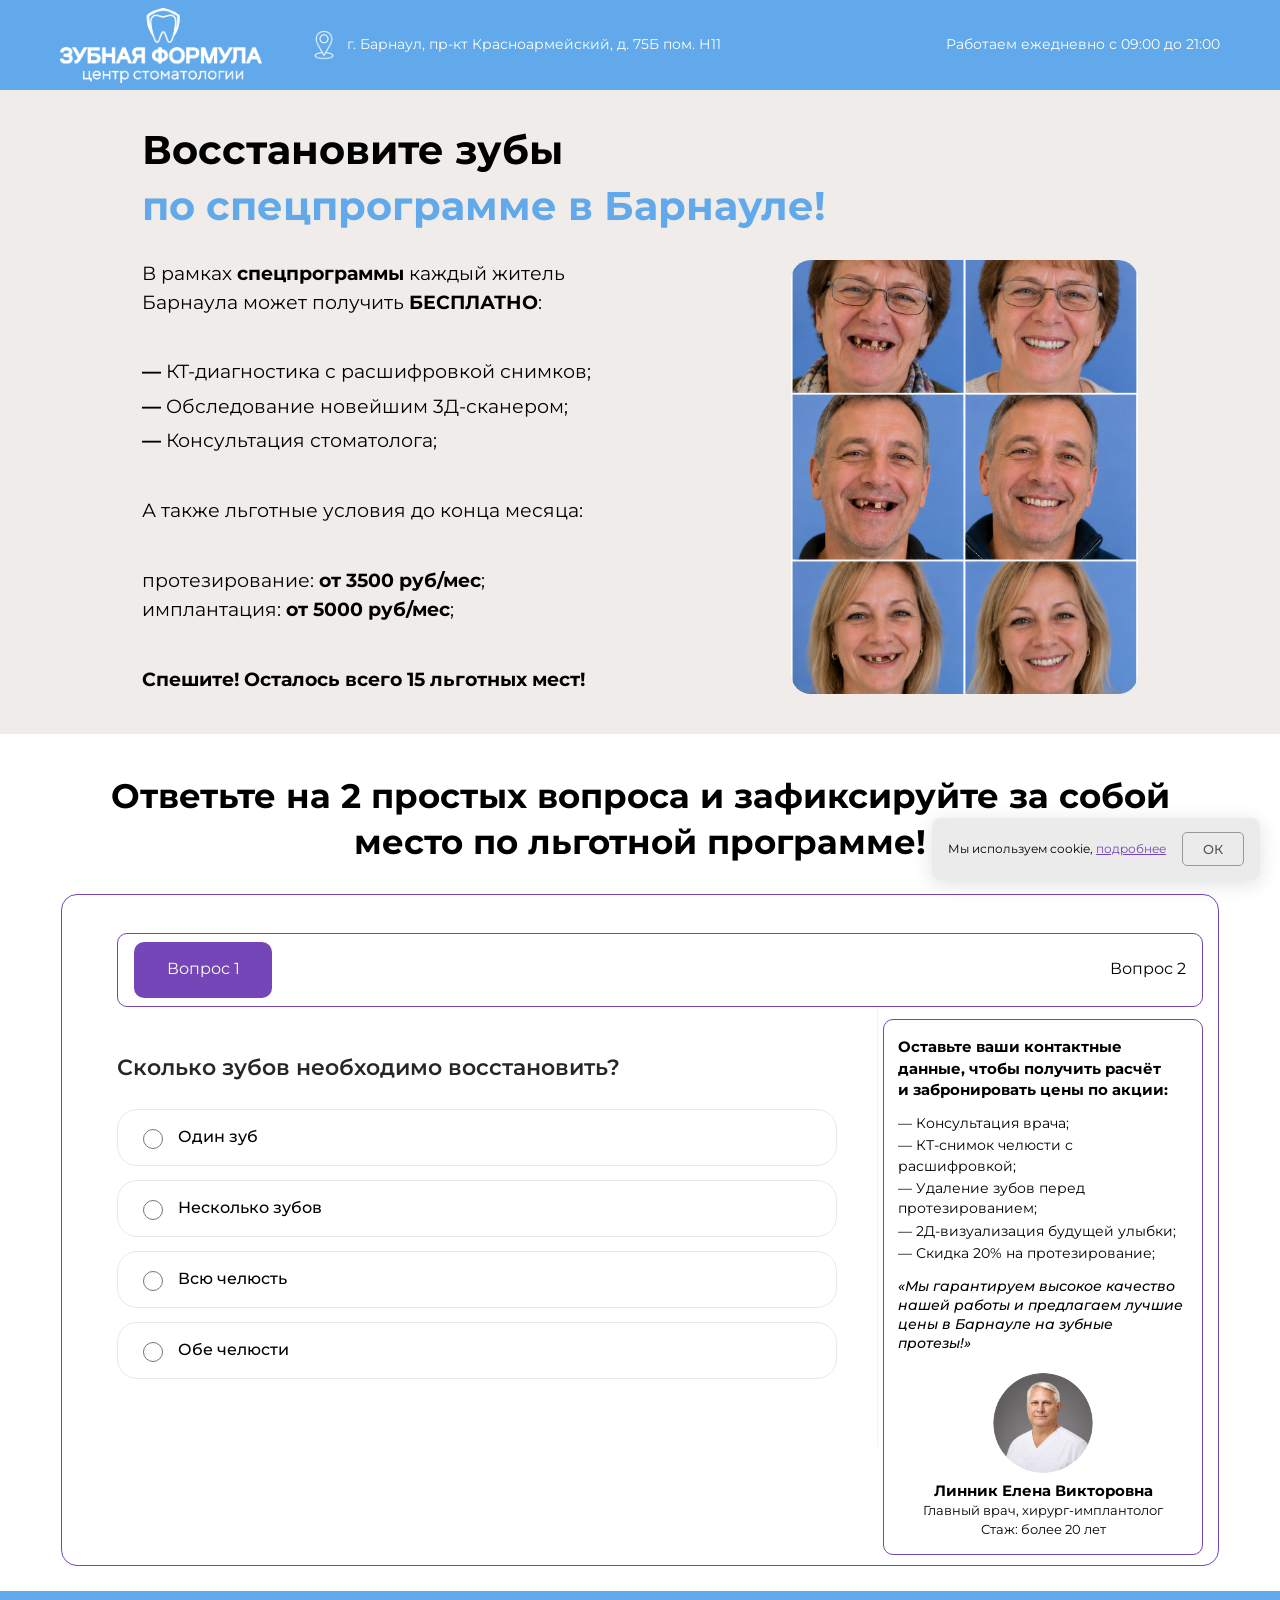
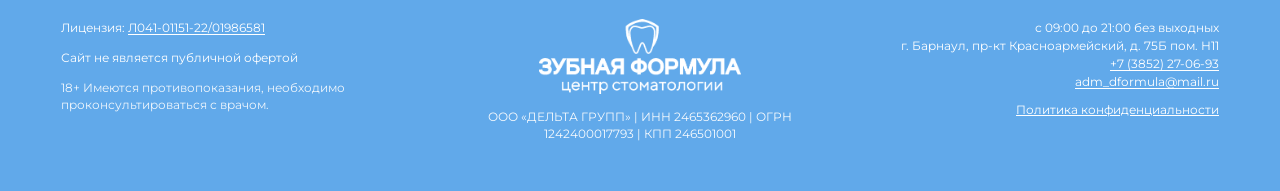
<file: index.html>
<!DOCTYPE html>
<html lang="ru">
<head>
  <meta charset="UTF-8">
  <meta name="viewport" content="width=device-width, initial-scale=1.0">
  <title>Восстановите зубы по СПЕЦПРОГРАММЕ г.Барнаула</title>
  <meta name="description" content="Восстановите зубы по спецпрограмме города Барнаула. Протезирование от 3500 руб/мес, имплантация от 5000 руб/мес.">
  <link rel="icon" href="assets/images/favicon.ico" type="image/x-icon">
  <link rel="preconnect" href="https://fonts.googleapis.com">
  <link rel="preconnect" href="https://fonts.gstatic.com" crossorigin>
  <link href="https://fonts.googleapis.com/css2?family=Montserrat:wght@400;500;600;700&display=swap" rel="stylesheet">
  <link rel="stylesheet" href="css/styles.css?v=12">
</head>
<body>

  <header class="header">
    <div class="container header__inner">
      <a class="header__brand" href="https://dentalformula-22.ru/" target="_blank" rel="noopener noreferrer" aria-label="Зубная Формула — центр стоматологии">
        <span class="header__brand-mark-wrap">
          <img class="header__brand-mark" src="assets/images/logo-zubnaya-formula.png?v=1" alt="Зубная Формула — центр стоматологии" width="204" height="75">
        </span>
      </a>
      <div class="header__center">
        <img class="header__icon header__icon--clock" src="assets/images/icon-clock.png" alt="" width="30" height="30">
        <span class="header__address">г. Барнаул, пр-кт Красноармейский, д. 75Б пом. Н11</span>
      </div>
      <div class="header__right">
        <span class="header__hours">Работаем ежедневно с 09:00 до 21:00</span>
        <a href="tel:+73852270693" class="header__phone" aria-label="Позвонить: +7 (3852) 27-06-93">
          <span class="header__phone-text">+7 (3852) 27-06-93</span>
          <img class="header__phone-btn" src="assets/images/header-phone.png" alt="" width="138" height="25">
        </a>
      </div>
    </div>
  </header>

  <main>
    <section class="hero">
      <div class="container hero__container">
        <div class="hero__content">
          <h1 class="hero__title">
            <span class="hero__title-line hero__title-line--black">Восстановите зубы</span>
            <span class="hero__title-line hero__title-line--cyan">по спецпрограмме в Барнауле!</span>
          </h1>

          <div class="hero__grid">
          <div class="hero__text">
            <p class="hero__lead">В рамках <strong>спецпрограммы</strong> каждый житель<br>Барнаула может получить <strong>БЕСПЛАТНО</strong>:</p>
            <ul class="hero__list">
              <li><strong>— </strong>КТ-диагностика с расшифровкой снимков;</li>
              <li><strong>— </strong>Обследование новейшим 3Д-сканером;</li>
              <li><strong>— </strong>Консультация стоматолога;</li>
            </ul>
            <p class="hero__lead">А также льготные условия до конца месяца:</p>
            <p class="hero__prices">протезирование: <strong>от 3500 руб/мес</strong>;<br>имплантация: <strong>от 5000 руб/мес</strong>;</p>
            <p class="hero__urgent"><strong>Спешите! Осталось всего 15 льготных мест!</strong></p>
          </div>

          <div class="hero__gallery">
            <img src="assets/images/hero-photo.png" alt="Результаты протезирования до и после" width="347" height="434">
          </div>
        </div>
        </div>
      </div>
    </section>

    <section class="quiz" id="quiz">
      <div class="container quiz__container">
        <h2 class="quiz__heading">Ответьте на 2 простых вопроса и зафиксируйте за собой место по льготной программе!</h2>

        <div class="quiz__panel" id="quiz-form">
          <div class="quiz__tabs" role="tablist" aria-label="Шаги квиза">
            <button type="button" class="quiz__tab is-active" data-quiz-tab="0" role="tab" aria-selected="true">Вопрос 1</button>
            <button type="button" class="quiz__tab" data-quiz-tab="1" role="tab" aria-selected="false">Вопрос 2</button>
            <button type="button" class="quiz__tab quiz__tab--last" data-quiz-tab="2" role="tab" aria-selected="false" hidden>Вопрос 2</button>
          </div>

          <div class="quiz__body">
            <div class="quiz__form-wrap">
              <form class="quiz__form" id="quiz-lead-form" novalidate>
                <div class="quiz__step is-active" data-step="0">
                  <h3 class="quiz__question">Сколько зубов необходимо восстановить?</h3>
                  <div class="quiz__options">
                    <label class="quiz__option"><input type="radio" name="teeth" value="Один зуб" required><span>Один зуб</span></label>
                    <label class="quiz__option"><input type="radio" name="teeth" value="Несколько зубов"><span>Несколько зубов</span></label>
                    <label class="quiz__option"><input type="radio" name="teeth" value="Всю челюсть"><span>Всю челюсть</span></label>
                    <label class="quiz__option"><input type="radio" name="teeth" value="Обе челюсти"><span>Обе челюсти</span></label>
                  </div>
                </div>

                <div class="quiz__step" data-step="1">
                  <h3 class="quiz__question">2. Пожалуйста, подтвердите, что вы проживаете в Барнауле:</h3>
                  <div class="quiz__options">
                    <label class="quiz__option"><input type="radio" name="city" value="Да, я из Барнаула" required><span>Да, я из Барнаула</span></label>
                    <label class="quiz__option"><input type="radio" name="city" value="Только для жителей Барнаула!"><span>Только для жителей Барнаула!</span></label>
                  </div>
                </div>

                <div class="quiz__step" data-step="2">
                  <h3 class="quiz__question">Отлично! До результата остался последний шаг</h3>
                  <p class="quiz__hint">Оставьте ваши контактные данные, чтобы получить расчёт и забронировать цены по акции:</p>
                  <div class="form__group">
                    <label class="form__label" for="quiz-name">Введите имя:</label>
                    <input class="form__input" id="quiz-name" type="text" name="name" placeholder="Ваше имя" required autocomplete="name">
                  </div>
                  <div class="form__group">
                    <label class="form__label" for="quiz-phone">Введите телефон:</label>
                    <input class="form__input" id="quiz-phone" type="tel" name="phone" placeholder="+7 (000) 000-00-00" required autocomplete="tel">
                  </div>
                  <div class="quiz__submit-block">
                    <div class="quiz__submit-row">
                      <button type="submit" class="btn btn--quiz quiz__submit" data-quiz-submit hidden>Получить расчет и подарки</button>
                      <img class="quiz__submit-gift" src="assets/images/gift-box.png" alt="" width="156" height="156" data-quiz-submit-gift hidden>
                    </div>
                    <p class="quiz__form-error" id="quiz-form-error" role="alert" hidden></p>
                    <p class="quiz__consent">Нажимая на кнопку, вы соглашаетесь на <a href="https://dentalformula-22.ru/police/" class="quiz__consent-link" target="_blank" rel="noopener noreferrer">обработку персональных данных</a></p>
                  </div>
                </div>

                <div class="quiz__nav">
                  <button type="button" class="btn btn--outline quiz__prev" data-quiz-prev hidden>Назад</button>
                </div>
              </form>
            </div>

            <aside class="quiz__aside">
              <div class="quiz__aside-card">
                <p class="quiz__aside-title">Оставьте ваши контактные<br>данные, чтобы получить расчёт<br>и забронировать цены по акции:</p>
                <ul class="quiz__gifts">
                  <li>— Консультация врача;</li>
                  <li>— КТ-снимок челюсти с расшифровкой;</li>
                  <li>— Удаление зубов перед протезированием;</li>
                  <li>— 2Д-визуализация будущей улыбки;</li>
                  <li>— Скидка 20% на протезирование;</li>
                </ul>
                <blockquote class="quiz__quote">«Мы гарантируем высокое качество нашей работы и предлагаем лучшие цены в Барнауле на зубные протезы!»</blockquote>
                <div class="quiz__doctor">
                  <div class="quiz__doctor-info">
                    <img class="quiz__doctor-photo" src="assets/images/quiz-doctor.png" alt="Линник Елена Викторовна" width="100" height="100">
                    <p class="quiz__doctor-name">Линник Елена Викторовна</p>
                    <p class="quiz__doctor-role">Главный врач, хирург-имплантолог</p>
                    <p class="quiz__doctor-exp">Стаж: более 20 лет</p>
                  </div>
                </div>
              </div>
            </aside>
          </div>
        </div>
      </div>

      <footer class="site-footer">
        <div class="site-footer__inner">
          <div class="site-footer__col site-footer__col--left">
            <p class="site-footer__license">Лицензия: <a class="site-footer__link" href="https://dentalformula-22.ru/patient/licens/" target="_blank" rel="noopener noreferrer">Л041-01151-22/01986581</a></p>
            <p class="site-footer__disclaimer">Сайт не является публичной офертой</p>
            <p class="site-footer__age">18+ Имеются противопоказания, необходимо проконсультироваться с врачом.</p>
          </div>

          <div class="site-footer__col site-footer__col--center">
            <img class="site-footer__logo" src="assets/images/logo-zubnaya-formula.png?v=1" alt="Зубная Формула — центр стоматологии" width="204" height="75">
            <p class="site-footer__legal">ООО «ДЕЛЬТА ГРУПП» | ИНН 2465362960 | ОГРН 1242400017793 | КПП 246501001</p>
          </div>

          <div class="site-footer__col site-footer__col--right">
            <p class="site-footer__contacts">с 09:00 до 21:00 без выходных<br>г. Барнаул, пр-кт Красноармейский, д. 75Б пом. Н11<br><a class="site-footer__link" href="tel:+73852270693">+7 (3852) 27-06-93</a><br><a class="site-footer__link" href="mailto:adm_dformula@mail.ru">adm_dformula@mail.ru</a></p>
            <a class="site-footer__policy" href="https://dentalformula-22.ru/police/" target="_blank" rel="noopener noreferrer">Политика конфиденциальности</a>
          </div>
        </div>
      </footer>
    </section>
  </main>

  <div class="cookie" id="cookie" aria-live="polite">
    <p class="cookie__text">Мы используем cookie, <a href="https://dentalformula-22.ru/police/" target="_blank" rel="noopener noreferrer">подробнее</a></p>
    <button type="button" class="btn btn--cookie" data-cookie-ok>ОК</button>
  </div>

  <button type="button" class="scroll-top" id="scroll-top" aria-label="Наверх">↑</button>

  <script src="js/config.js?v=11"></script>
  <script src="js/main.js?v=11"></script>
</body>
</html>
</file>
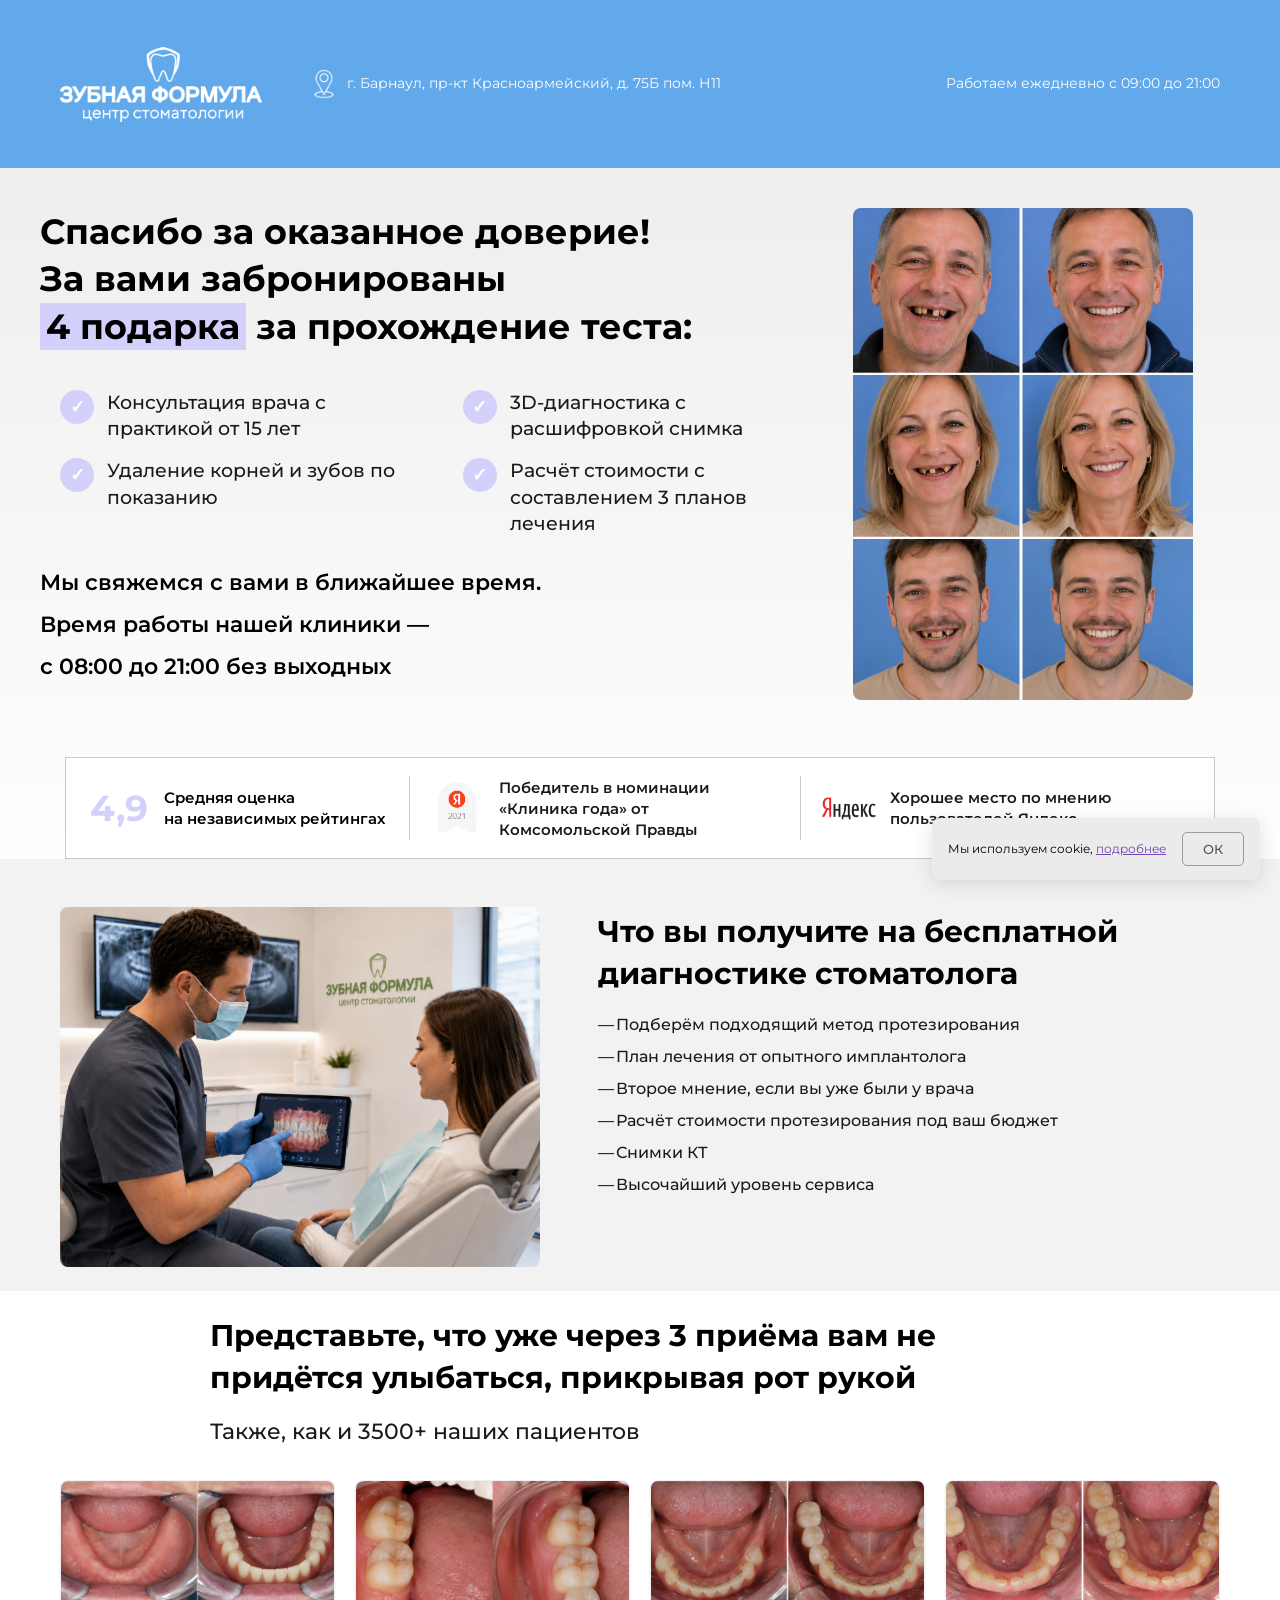
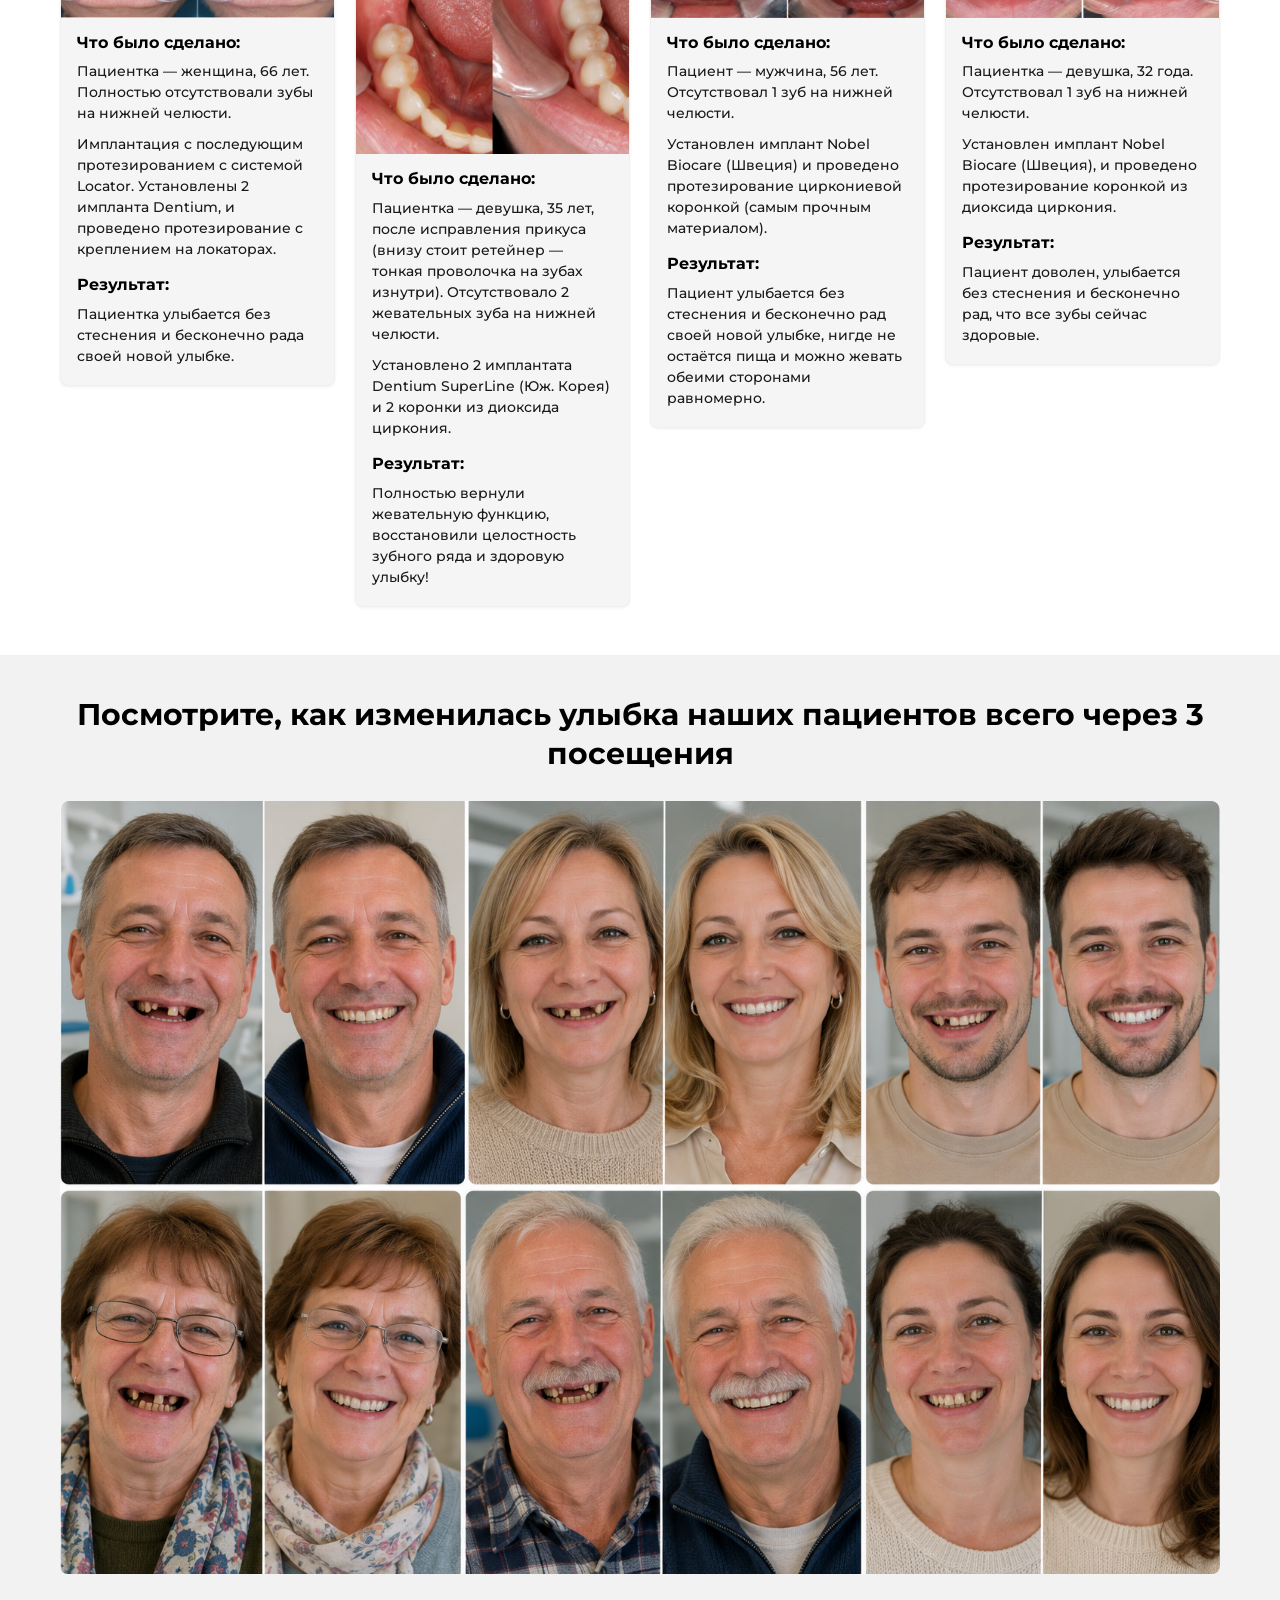
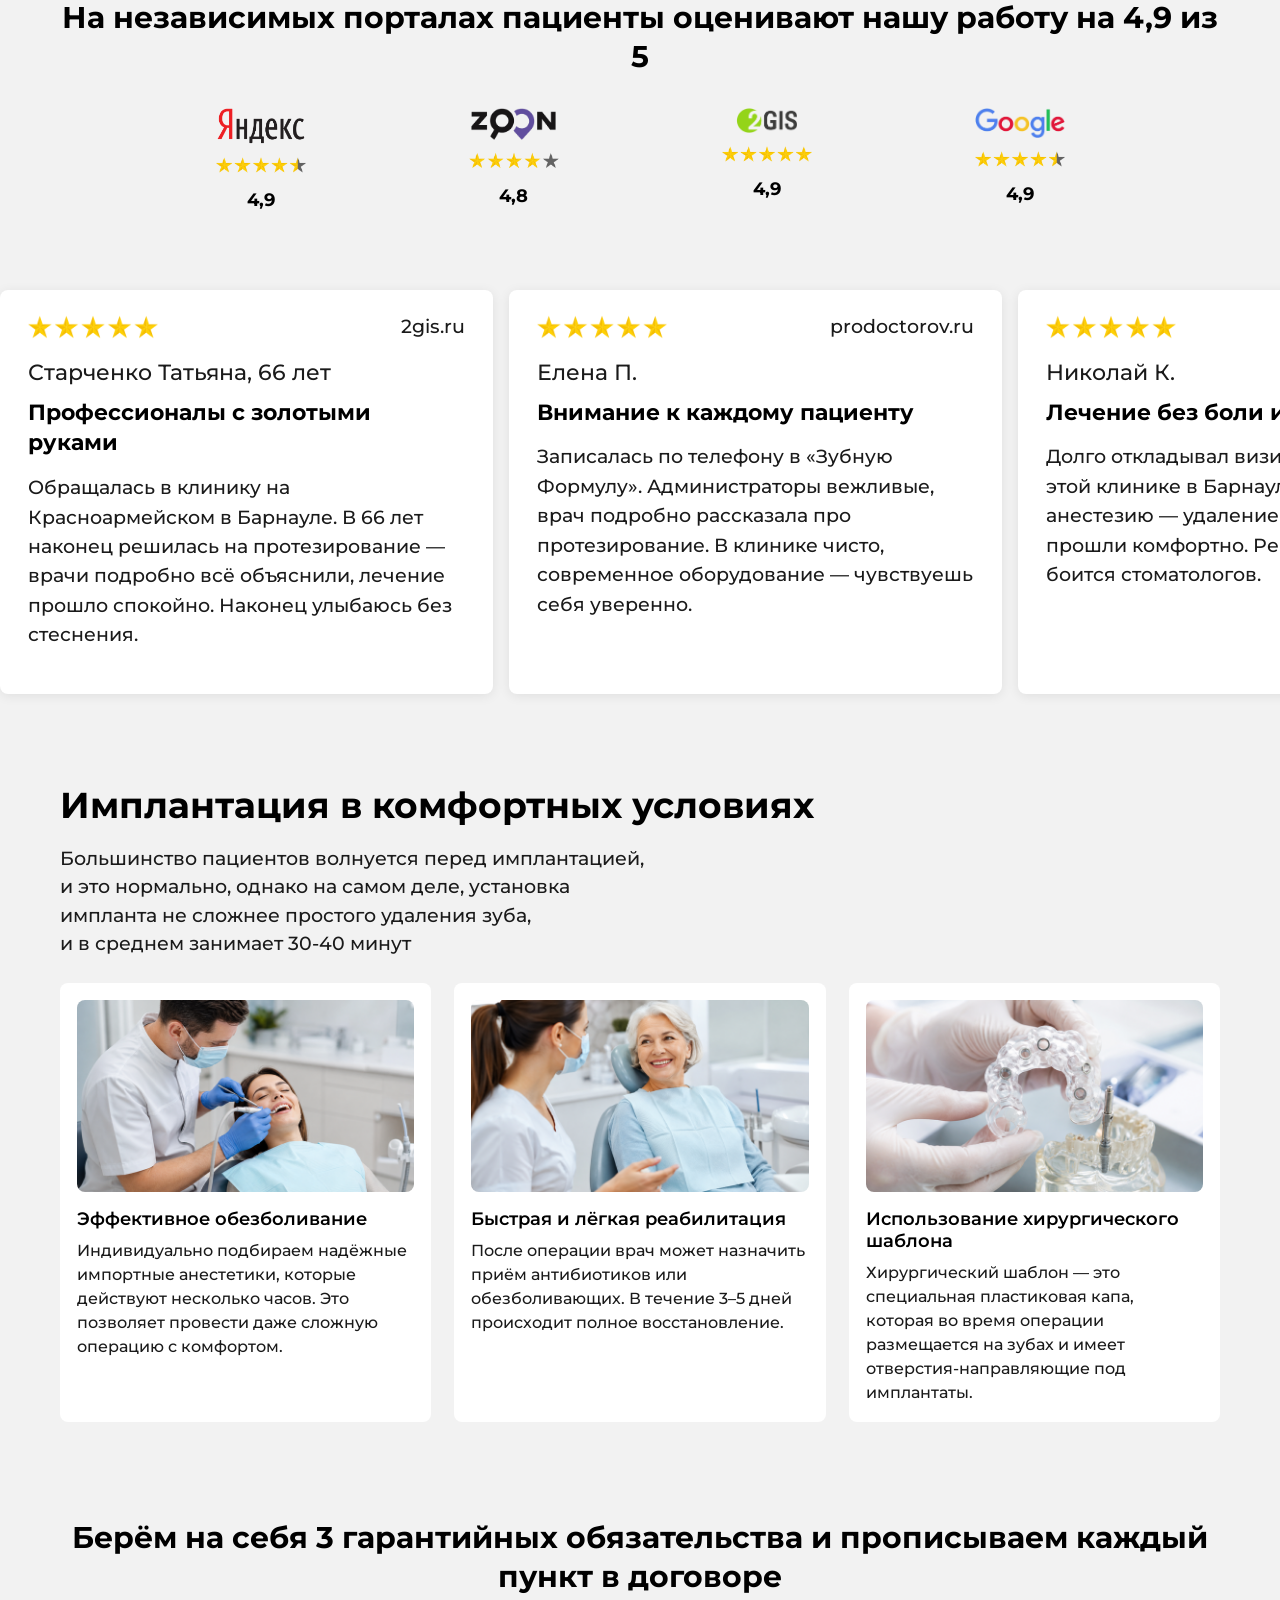
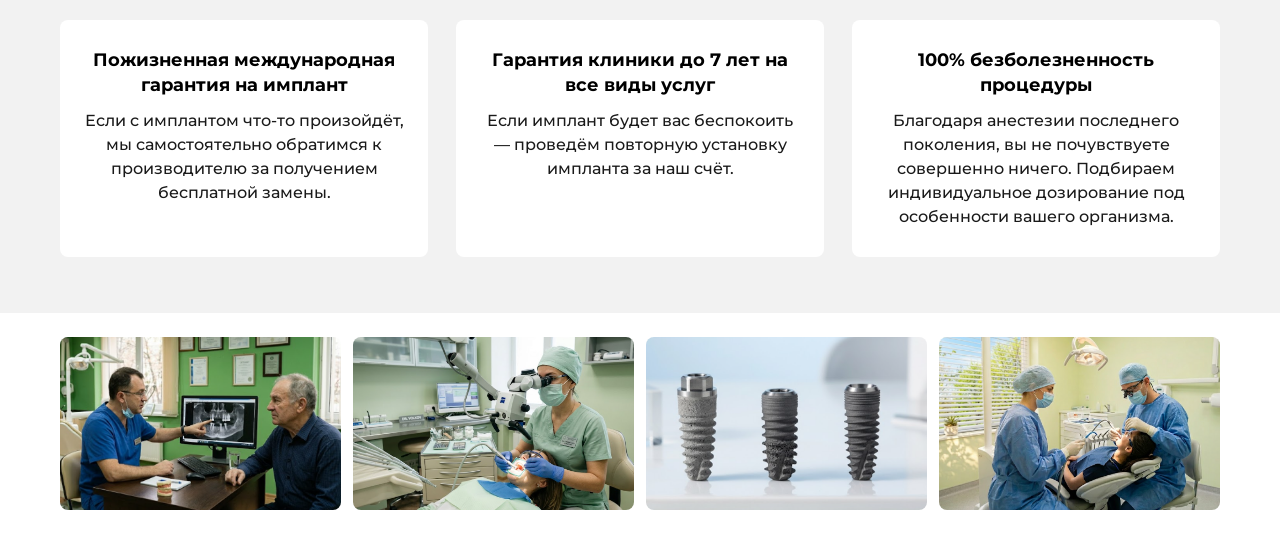
<file: spasibo.html>
<!DOCTYPE html>
<html lang="ru">
<head>
  <meta charset="UTF-8">
  <meta name="viewport" content="width=device-width, initial-scale=1.0">
  <title>Спасибо за оказанное доверие! Барнаул</title>
  <meta name="description" content="Спасибо за обращение в центр стоматологии Зубная Формула в Барнауле.">
  <link rel="icon" href="assets/images/favicon.ico" type="image/x-icon">
  <link rel="preconnect" href="https://fonts.googleapis.com">
  <link rel="preconnect" href="https://fonts.gstatic.com" crossorigin>
  <link href="https://fonts.googleapis.com/css2?family=Montserrat:wght@400;500;600;700&display=swap" rel="stylesheet">
  <link rel="stylesheet" href="css/styles.css?v=12">
  <link rel="stylesheet" href="css/thanks.css?v=66">
</head>
<body class="page-thanks">

  <header class="header">
    <div class="container header__inner">
      <a class="header__brand" href="https://dentalformula-22.ru/" target="_blank" rel="noopener noreferrer" aria-label="Зубная Формула — центр стоматологии">
        <span class="header__brand-mark-wrap">
          <img class="header__brand-mark" src="assets/images/logo-zubnaya-formula.png?v=1" alt="Зубная Формула — центр стоматологии" width="204" height="75">
        </span>
      </a>
      <div class="header__center">
        <img class="header__icon header__icon--clock" src="assets/images/icon-clock.png" alt="" width="30" height="30">
        <span class="header__address">г. Барнаул, пр-кт Красноармейский, д. 75Б пом. Н11</span>
      </div>
      <div class="header__right">
        <span class="header__hours">Работаем ежедневно с 09:00 до 21:00</span>
        <a href="tel:+73852270693" class="header__phone" aria-label="Позвонить: +7 (3852) 27-06-93">
          <span class="header__phone-text">+7 (3852) 27-06-93</span>
          <img class="header__phone-btn" src="assets/images/header-phone.png" alt="" width="138" height="25">
        </a>
      </div>
    </div>
  </header>

  <main class="thanks">
    <!-- rec770107437 -->
    <section class="thanks-hero">
      <div class="thanks-hero__board">
        <div class="thanks-hero__main">
          <div class="thanks-hero__left">
            <h1 class="thanks-hero__title">
              Спасибо за оказанное доверие!<br>
              За вами забронированы<br>
              <span class="thanks-hero__highlight">4 подарка</span> за прохождение теста:
            </h1>
            <ul class="thanks-hero__gifts">
              <li>Консультация врача с практикой от 15 лет</li>
              <li>3D-диагностика с расшифровкой снимка</li>
              <li>Удаление корней и зубов по показанию</li>
              <li>Расчёт стоимости с составлением 3 планов лечения</li>
            </ul>
            <p class="thanks-hero__note">
              Мы свяжемся с вами в ближайшее время.<br>
              Время работы нашей клиники —<br>
              с 08:00 до 21:00 без выходных
            </p>
          </div>
          <div class="thanks-hero__media">
            <img class="thanks-hero__collage" src="assets/images/thanks/thanks-doctor-hero.png" alt="Результаты лечения до и после" width="340" height="492">
          </div>
        </div>

        <div class="thanks-awards">
          <div class="thanks-awards__score">
            <span class="thanks-awards__value">4,9</span>
            <span class="thanks-awards__label">Средняя оценка<br>на независимых рейтингах</span>
          </div>
          <div class="thanks-awards__divider" aria-hidden="true"></div>
          <div class="thanks-awards__item">
            <img src="assets/images/thanks/thanks-rating-deco.png" alt="" width="55" height="55">
            <p>Победитель в номинации «Клиника года» от Комсомольской Правды</p>
          </div>
          <div class="thanks-awards__divider" aria-hidden="true"></div>
          <div class="thanks-awards__item">
            <img src="assets/images/thanks/thanks-yandex.png" alt="" width="43" height="43">
            <p>Хорошее место по мнению пользователей Яндекс</p>
          </div>
        </div>
      </div>
    </section>

    <!-- rec770107440 -->
    <section class="thanks-block thanks-block--gray thanks-diagnostics">
      <div class="thanks-block__inner">
        <div class="thanks-diagnostics__layout">
          <img class="thanks-diagnostics__photo" src="assets/images/thanks/thanks-diagnostics.png" alt="Диагностика в клинике" width="480" height="360">
          <div class="thanks-diagnostics__content">
            <h2 class="thanks-diagnostics__title">Что вы получите на бесплатной диагностике стоматолога</h2>
            <ul class="thanks-diagnostics__list">
              <li>Подберём подходящий метод протезирования</li>
              <li>План лечения от опытного имплантолога</li>
              <li>Второе мнение, если вы уже были у врача</li>
              <li>Расчёт стоимости протезирования под ваш бюджет</li>
              <li>Снимки КТ</li>
              <li>Высочайший уровень сервиса</li>
            </ul>
          </div>
        </div>
      </div>
    </section>

    <!-- rec770877200 -->
    <section class="thanks-block thanks-motivation">
      <div class="thanks-block__inner thanks-motivation__layout">
        <div class="thanks-motivation__text">
          <h2 class="thanks-motivation__title">Представьте, что уже <strong>через 3 приёма</strong> вам не придётся улыбаться, прикрывая рот рукой</h2>
          <p class="thanks-motivation__lead">Также, как и 3500+ наших пациентов</p>
        </div>
      </div>
    </section>

    <!-- rec770877351 -->
    <section class="thanks-block thanks-cases">
      <div class="thanks-block__inner">
        <div class="thanks-slider thanks-slider--light">
          <div class="thanks-cases__grid" data-thanks-slider-track>
          <article class="thanks-case">
            <div class="thanks-case__card">
              <img class="thanks-case__photo" src="assets/images/thanks/thanks-case-photo.png" alt="До приема">
              <div class="thanks-case__content">
                <h3>Что было сделано:</h3>
                <p>Пациентка — женщина, 66 лет. Полностью отсутствовали зубы на нижней челюсти.</p>
                <p>Имплантация с последующим протезированием с системой Locator. Установлены 2 импланта Dentium, и проведено протезирование с креплением на локаторах.</p>
                <h3>Результат:</h3>
                <p>Пациентка улыбается без стеснения и бесконечно рада своей новой улыбке.</p>
              </div>
            </div>
          </article>
          <article class="thanks-case">
            <div class="thanks-case__card">
              <img class="thanks-case__photo" src="assets/images/thanks/thanks-case-photo-2.png" alt="До приема">
              <div class="thanks-case__content">
                <h3>Что было сделано:</h3>
                <p>Пациентка — девушка, 35 лет, после исправления прикуса (внизу стоит ретейнер — тонкая проволочка на зубах изнутри). Отсутствовало 2 жевательных зуба на нижней челюсти.</p>
                <p>Установлено 2 имплантата Dentium SuperLine (Юж. Корея) и 2 коронки из диоксида циркония.</p>
                <h3>Результат:</h3>
                <p>Полностью вернули жевательную функцию, восстановили целостность зубного ряда и здоровую улыбку!</p>
              </div>
            </div>
          </article>
          <article class="thanks-case">
            <div class="thanks-case__card">
              <img class="thanks-case__photo" src="assets/images/thanks/thanks-case-photo-3.png" alt="До приема">
              <div class="thanks-case__content">
                <h3>Что было сделано:</h3>
                <p>Пациент — мужчина, 56 лет. Отсутствовал 1 зуб на нижней челюсти.</p>
                <p>Установлен имплант Nobel Biocare (Швеция) и проведено протезирование циркониевой коронкой (самым прочным материалом).</p>
                <h3>Результат:</h3>
                <p>Пациент улыбается без стеснения и бесконечно рад своей новой улыбке, нигде не остаётся пища и можно жевать обеими сторонами равномерно.</p>
              </div>
            </div>
          </article>
          <article class="thanks-case">
            <div class="thanks-case__card">
              <img class="thanks-case__photo" src="assets/images/thanks/thanks-case-photo-4.png" alt="До приема">
              <div class="thanks-case__content">
                <h3>Что было сделано:</h3>
                <p>Пациентка — девушка, 32 года. Отсутствовал 1 зуб на нижней челюсти.</p>
                <p>Установлен имплант Nobel Biocare (Швеция), и проведено протезирование коронкой из диоксида циркония.</p>
                <h3>Результат:</h3>
                <p>Пациент доволен, улыбается без стеснения и бесконечно рад, что все зубы сейчас здоровые.</p>
              </div>
            </div>
          </article>
          </div>
          <div class="thanks-slider__dots" data-thanks-slider-dots aria-hidden="true"></div>
        </div>
      </div>
    </section>

    <!-- rec770877605 + rec770877674 -->
    <section class="thanks-block thanks-block--gray thanks-gallery">
      <div class="thanks-block__inner">
        <h2 class="thanks-block__title thanks-block__title--center">Посмотрите, как изменилась улыбка наших пациентов всего через 3 посещения</h2>
        <img class="thanks-gallery__photo" src="assets/images/thanks/thanks-gallery.png" alt="До и после — результаты лечения" width="1200" height="800">
      </div>
    </section>

    <!-- rec770107443 -->
    <section class="thanks-block thanks-block--gray thanks-ratings">
      <div class="thanks-block__inner">
        <h2 class="thanks-block__title thanks-block__title--center">На независимых порталах пациенты оценивают нашу работу на 4,9 из 5</h2>
        <div class="thanks-ratings__row">
          <div class="thanks-ratings__item thanks-ratings__item--yandex">
            <img class="thanks-ratings__logo" src="assets/images/thanks/thanks-rating-yandex.png" alt="Яндекс">
            <img class="thanks-ratings__stars" src="assets/images/thanks/thanks-rating-stars.png" alt="">
            <span class="thanks-ratings__score">4,9</span>
          </div>
          <div class="thanks-ratings__item thanks-ratings__item--zoon">
            <img class="thanks-ratings__logo" src="assets/images/thanks/thanks-rating-zoon.png" alt="ZOON">
            <img class="thanks-ratings__stars" src="assets/images/thanks/thanks-rating-stars-zoon.png" alt="">
            <span class="thanks-ratings__score">4,8</span>
          </div>
          <div class="thanks-ratings__item thanks-ratings__item--2gis">
            <img class="thanks-ratings__logo" src="assets/images/thanks/thanks-rating-2gis.png" alt="2ГИС">
            <img class="thanks-ratings__stars" src="assets/images/thanks/thanks-rating-stars-alt.png" alt="">
            <span class="thanks-ratings__score">4,9</span>
          </div>
          <div class="thanks-ratings__item thanks-ratings__item--google">
            <img class="thanks-ratings__logo" src="assets/images/thanks/thanks-rating-google.png" alt="Google">
            <img class="thanks-ratings__stars" src="assets/images/thanks/thanks-rating-stars.png" alt="">
            <span class="thanks-ratings__score">4,9</span>
          </div>
        </div>
      </div>
    </section>

    <!-- rec770877840 -->
    <section class="thanks-block thanks-block--gray thanks-reviews">
      <div class="thanks-reviews__track">
        <article class="thanks-review-card">
          <header class="thanks-review-card__head">
            <img class="thanks-review-card__stars" src="assets/images/thanks/thanks-review-avatar.png" alt="">
            <span class="thanks-review-card__source">2gis.ru</span>
          </header>
          <p class="thanks-review-card__author">Старченко Татьяна, 66 лет</p>
          <p class="thanks-review-card__quote">Профессионалы с золотыми руками</p>
          <p class="thanks-review-card__text">Обращалась в клинику на Красноармейском в Барнауле. В 66 лет наконец решилась на протезирование — врачи подробно всё объяснили, лечение прошло спокойно. Наконец улыбаюсь без стеснения.</p>
        </article>
        <article class="thanks-review-card">
          <header class="thanks-review-card__head">
            <img class="thanks-review-card__stars" src="assets/images/thanks/thanks-review-avatar.png" alt="">
            <span class="thanks-review-card__source">prodoctorov.ru</span>
          </header>
          <p class="thanks-review-card__author">Елена П.</p>
          <p class="thanks-review-card__quote">Внимание к каждому пациенту</p>
          <p class="thanks-review-card__text">Записалась по телефону в «Зубную Формулу». Администраторы вежливые, врач подробно рассказала про протезирование. В клинике чисто, современное оборудование — чувствуешь себя уверенно.</p>
        </article>
        <article class="thanks-review-card">
          <header class="thanks-review-card__head">
            <img class="thanks-review-card__stars" src="assets/images/thanks/thanks-review-avatar.png" alt="">
            <span class="thanks-review-card__source">2gis.ru</span>
          </header>
          <p class="thanks-review-card__author">Николай К.</p>
          <p class="thanks-review-card__quote">Лечение без боли и стресса</p>
          <p class="thanks-review-card__text">Долго откладывал визит к стоматологу. В этой клинике в Барнауле подобрали анестезию — удаление и имплантацию прошли комфортно. Рекомендую тем, кто боится стоматологов.</p>
        </article>
        <article class="thanks-review-card">
          <header class="thanks-review-card__head">
            <img class="thanks-review-card__stars" src="assets/images/thanks/thanks-review-avatar.png" alt="">
            <span class="thanks-review-card__source">prodoctorov.ru</span>
          </header>
          <p class="thanks-review-card__author">Татьяна Т.</p>
          <p class="thanks-review-card__quote">Понятный план лечения и результат</p>
          <p class="thanks-review-card__text">Пришли с мужем на консультацию по восстановлению зубов. Составили несколько вариантов по бюджету, показали снимки и объяснили каждый этап. Результатом довольны.</p>
        </article>
        <article class="thanks-review-card">
          <header class="thanks-review-card__head">
            <img class="thanks-review-card__stars" src="assets/images/thanks/thanks-review-avatar.png" alt="">
            <span class="thanks-review-card__source">2gis.ru</span>
          </header>
          <p class="thanks-review-card__author">Артём И.</p>
          <p class="thanks-review-card__quote">Бесплатная консультация и честный расчёт</p>
          <p class="thanks-review-card__text">На первом приёме бесплатно провели осмотр и КТ, расписали план лечения и стоимость без скрытых доплат. Записали на следующий день — всё прошло, как договаривались.</p>
        </article>
      </div>
    </section>

    <!-- rec770107445 + rec770107446 -->
    <section class="thanks-block thanks-block--gray thanks-comfort">
      <div class="thanks-block__inner">
        <h2 class="thanks-block__title thanks-comfort__title">Имплантация в комфортных условиях</h2>
        <p class="thanks-comfort__intro">Большинство пациентов волнуется перед имплантацией,<br>
 и это нормально, однако на самом деле, установка<br>
 импланта не сложнее простого удаления зуба,<br>
 и в среднем занимает 30-40 минут</p>
        <div class="thanks-slider thanks-slider--gray">
          <div class="thanks-comfort__grid" data-thanks-slider-track>
          <article class="thanks-comfort-card">
            <img src="assets/images/thanks/thanks-comfort-1.png" alt="">
            <h3>Эффективное обезболивание</h3>
            <p>Индивидуально подбираем надёжные импортные анестетики, которые действуют несколько часов. Это позволяет провести даже сложную операцию с комфортом.</p>
          </article>
          <article class="thanks-comfort-card">
            <img src="assets/images/thanks/thanks-comfort-2.png" alt="">
            <h3>Быстрая и лёгкая реабилитация</h3>
            <p>После операции врач может назначить приём антибиотиков или обезболивающих. В течение 3–5 дней происходит полное восстановление.</p>
          </article>
          <article class="thanks-comfort-card">
            <img src="assets/images/thanks/thanks-comfort-3.png" alt="">
            <h3>Использование хирургического шаблона</h3>
            <p>Хирургический шаблон — это специальная пластиковая капа, которая во время операции размещается на зубах и имеет отверстия-направляющие под имплантаты.</p>
          </article>
          </div>
          <div class="thanks-slider__dots" data-thanks-slider-dots aria-hidden="true"></div>
        </div>
      </div>
    </section>

    <!-- rec770107447 -->
    <section class="thanks-block thanks-block--gray thanks-guarantee">
      <div class="thanks-block__inner">
        <h2 class="thanks-block__title thanks-block__title--center">Берём на себя 3 гарантийных обязательства и прописываем каждый пункт в договоре</h2>
        <div class="thanks-guarantee__grid">
          <article class="thanks-guarantee-card">
            <h3>Пожизненная международная гарантия на имплант</h3>
            <p>Если с имплантом что-то произойдёт, мы самостоятельно обратимся к производителю за получением бесплатной замены.</p>
          </article>
          <article class="thanks-guarantee-card">
            <h3>Гарантия клиники до 7 лет на все виды услуг</h3>
            <p>Если имплант будет вас беспокоить — проведём повторную установку импланта за наш счёт.</p>
          </article>
          <article class="thanks-guarantee-card">
            <h3>100% безболезненность процедуры</h3>
            <p>Благодаря анестезии последнего поколения, вы не почувствуете совершенно ничего. Подбираем индивидуальное дозирование под особенности вашего организма.</p>
          </article>
        </div>
      </div>
    </section>

    <!-- rec770107450 -->
    <section class="thanks-block thanks-clinic">
      <div class="thanks-block__inner">
        <div class="thanks-slider thanks-slider--light">
          <div class="thanks-clinic__grid" data-thanks-slider-track>
            <div class="thanks-clinic__slide">
              <img src="assets/images/thanks/thanks-clinic-1.png" alt="Клиника Зубная Формула, Барнаул">
            </div>
            <div class="thanks-clinic__slide">
              <img src="assets/images/thanks/thanks-clinic-2.png" alt="Лечение в кабинете стоматологии">
            </div>
            <div class="thanks-clinic__slide">
              <img src="assets/images/thanks/thanks-clinic-3.png" alt="Клиника Зубная Формула">
            </div>
            <div class="thanks-clinic__slide">
              <img src="assets/images/thanks/thanks-clinic-4.png" alt="Современное оборудование">
            </div>
          </div>
          <div class="thanks-slider__dots" data-thanks-slider-dots aria-hidden="true"></div>
        </div>
      </div>
    </section>
  </main>

  <!-- rec770107452 -->
  <div class="thanks-disclaimer">Имеются противопоказания. Необходима консультация со специалистом</div>

  <div class="cookie" id="cookie" aria-live="polite">
    <p class="cookie__text">Мы используем cookie, <a href="https://dentalformula-22.ru/police/" target="_blank" rel="noopener noreferrer">подробнее</a></p>
    <button type="button" class="btn btn--cookie" data-cookie-ok>ОК</button>
  </div>

  <button type="button" class="scroll-top" id="scroll-top" aria-label="Наверх">↑</button>

  <script src="js/main.js?v=12"></script>
</body>
</html>
</file>
<file: css/styles.css>
:root {
  --font: "Montserrat", Arial, sans-serif;
  --blue-header: #61a9ea;
  --cyan: #61a9ea;
  --purple: #7546b8;
  --purple-dark: #803aee;
  --orange: #ff9800;
  --orange-dark: #d25e27;
  --text: #000000;
  --text-muted: #363636;
  --white: #ffffff;
  --border: #c2c9d2;
  --panel-bg: #ffffff;
  --container: 1200px;
  --artboard: 1200px;
  --quiz-panel-w: 1158px;
  --quiz-panel-h: 783px;
  --quiz-aside-w: 340px;
  --header-h: 90px;
  --hero-bg: #efece9;
}

*,
*::before,
*::after {
  box-sizing: border-box;
}

html {
  scroll-behavior: smooth;
  scroll-padding-top: var(--header-h);
  -webkit-text-size-adjust: 100%;
  overflow-x: clip;
}

body {
  margin: 0;
  font-family: var(--font);
  font-weight: 400;
  color: var(--text);
  background: var(--white);
  overflow-x: clip;
  -webkit-font-smoothing: antialiased;
}

body.no-scroll {
  overflow: hidden;
}

img {
  max-width: 100%;
  height: auto;
  display: block;
}

a {
  color: inherit;
}

button,
input {
  font-family: inherit;
}

ul {
  margin: 0;
  padding: 0;
  list-style: none;
}

.container {
  width: 100%;
  max-width: var(--container);
  margin: 0 auto;
  padding: 0 20px;
}

/* Header */
.header {
  position: fixed;
  top: 0;
  left: 0;
  right: 0;
  z-index: 990;
  height: var(--header-h);
  background: var(--blue-header);
}

.header__inner {
  display: flex;
  align-items: center;
  gap: 24px;
  height: var(--header-h);
  min-width: 0;
}

.header__brand {
  display: inline-flex;
  align-items: center;
  flex: 0 0 auto;
  min-width: min(204px, 46vw);
  text-decoration: none;
  color: #ffffff;
}

.header__brand-mark-wrap {
  flex-shrink: 0;
  display: block;
  width: min(204px, 46vw);
  height: 75px;
  line-height: 0;
}

.header__brand-mark {
  display: block;
  width: 100%;
  height: 100%;
  max-width: none;
  object-fit: contain;
  object-position: left center;
}

.header__center {
  display: flex;
  align-items: center;
  justify-content: center;
  gap: 8px;
  flex: 1 1 0;
  min-width: 0;
}

.header__right {
  display: flex;
  align-items: center;
  justify-content: flex-end;
  gap: 8px;
  flex: 1 1 0;
  min-width: 0;
}

.header__icon {
  flex-shrink: 0;
  width: 30px;
  height: auto;
}

.header__address,
.header__hours {
  font-size: 14px;
  line-height: 1.4;
  color: #ffffff;
  overflow-wrap: break-word;
}

.header__phone {
  display: none;
  align-items: center;
  text-decoration: none;
  flex-shrink: 0;
}

.header__phone-text {
  display: none;
}

.header__phone-btn {
  width: auto;
  height: 25px;
  max-width: 138px;
}

/* Buttons */
.btn {
  display: inline-flex;
  align-items: center;
  justify-content: center;
  border: none;
  cursor: pointer;
  font-weight: 600;
  transition: background 0.2s, color 0.2s, opacity 0.2s;
  text-align: center;
}

.btn--primary {
  background: var(--orange);
  color: var(--white);
  font-size: 16px;
  font-weight: 700;
  text-transform: uppercase;
  border-radius: 8px;
  padding: 18px 28px;
  min-height: 60px;
  line-height: 1.25;
}

.btn--primary:hover {
  background: var(--orange-dark);
}

.btn--quiz {
  background: var(--purple);
  color: var(--white);
  border-radius: 10px;
  padding: 14px 32px;
  font-size: 16px;
  font-weight: 600;
  min-height: 56px;
  min-width: 138px;
  box-shadow: 0 3px 15px rgba(181, 181, 181, 0.45);
}

.btn--quiz:hover {
  background: var(--purple-dark);
}

.quiz__submit {
  flex: 1 1 auto;
  width: auto;
  max-width: 340px;
  min-height: 60px;
  padding: 14px 28px;
  background: var(--orange-dark);
  border-radius: 10px;
}

.btn--outline {
  background: transparent;
  border: 1px solid var(--border);
  color: var(--text);
  border-radius: 28px;
  padding: 12px 24px;
  font-size: 14px;
}

.btn--cookie {
  background: #ebebeb;
  color: #555555;
  border: 1px solid #999999;
  border-radius: 5px;
  padding: 8px 20px;
  font-size: 13px;
  font-weight: 500;
  flex-shrink: 0;
}

/* Hero */
.hero {
  padding-top: calc(var(--header-h) + 32px);
  padding-bottom: 40px;
  background: var(--hero-bg);
  scroll-margin-top: calc(var(--header-h) + 16px);
}

.hero__container {
  min-width: 0;
}

.hero__content {
  min-width: 0;
}

.hero__title {
  display: flex;
  flex-direction: column;
  align-items: flex-start;
  gap: 0;
  max-width: 913px;
  margin: 0 0 26px;
  font-size: 40px;
  font-weight: 700;
  line-height: 1.4;
  overflow-wrap: break-word;
}

.hero__title-line {
  display: block;
}

.hero__title-line--black {
  color: var(--text);
}

.hero__title-line--cyan {
  color: var(--cyan);
}

.hero__grid {
  display: grid;
  grid-template-columns: minmax(0, 1fr) 347px;
  gap: 0;
  align-items: stretch;
  min-width: 0;
}

.hero__text {
  min-width: 0;
  font-size: 16px;
  line-height: 1.55;
  overflow-wrap: break-word;
}

.hero__lead {
  margin: 0 0 8px;
}

.hero__list {
  margin: 0 0 16px;
}

.hero__list li {
  margin-bottom: 4px;
}

.hero__prices {
  margin: 0 0 12px;
}

.hero__urgent {
  margin: 0;
}

.hero__gallery {
  min-width: 0;
  display: flex;
  align-items: stretch;
  justify-content: flex-end;
}

.hero__gallery img {
  width: 347px;
  max-width: 100%;
  height: 434px;
  border-radius: 20px;
  object-fit: cover;
}

/* Quiz */
.quiz {
  padding: 40px 0 0;
  background: var(--white);
  scroll-margin-top: calc(var(--header-h) + 16px);
}

.quiz__container {
  max-width: var(--container);
  margin: 0 auto 25px;
  padding: 0 20px;
}

.quiz__heading {
  margin: 0 0 28px;
  text-align: center;
  font-size: 34px;
  font-weight: 700;
  line-height: 1.35;
  overflow-wrap: break-word;
}

.quiz__panel {
  width: var(--quiz-panel-w);
  max-width: 100%;
  height: auto;
  margin: 0 auto;
  border: 1px solid var(--purple);
  border-radius: 16px;
  background: var(--panel-bg);
  overflow: hidden;
  min-width: 0;
  box-sizing: border-box;
  display: flex;
  flex-direction: column;
}

.quiz__tabs {
  display: flex;
  align-items: center;
  justify-content: space-between;
  gap: 16px;
  min-height: 72px;
  margin: 38px 15px 0 55px;
  max-width: 1090px;
  padding: 8px 16px;
  border: 1px solid var(--purple);
  border-radius: 10px;
  background: var(--white);
}

.quiz__tab {
  appearance: none;
  border: none;
  background: transparent;
  color: var(--text);
  font-size: 16px;
  font-weight: 400;
  line-height: 1.55;
  padding: 14px 0;
  border-radius: 10px;
  cursor: default;
  pointer-events: none;
  min-width: 0;
  overflow-wrap: break-word;
}

.quiz__tab.is-active {
  background: var(--purple);
  color: var(--white);
  padding: 14px 28px;
  min-width: 138px;
  min-height: 56px;
  font-weight: 400;
}

.quiz__tab.is-done {
  color: var(--text-muted);
  font-weight: 400;
}

.quiz__tab--last:not([hidden]) {
  margin-left: auto;
  background: var(--purple);
  color: var(--white);
  padding: 14px 28px;
  min-width: 138px;
  min-height: 56px;
}

.quiz__body {
  display: grid;
  grid-template-columns: minmax(0, 1fr) var(--quiz-aside-w);
  gap: 0;
  align-items: start;
  min-width: 0;
  flex: 0 0 auto;
  min-height: 0;
}

.quiz__form-wrap {
  padding: 44px 40px 40px 55px;
  min-width: 0;
  border-right: 1px solid #f2f2f2;
  display: flex;
  flex-direction: column;
  min-height: 0;
  overflow: auto;
}

.quiz__form-wrap.is-success .quiz__success {
  flex: 1;
  display: flex;
  flex-direction: column;
}

.quiz__aside {
  width: var(--quiz-aside-w);
  flex-shrink: 0;
  padding: 12px 10px 10px 0;
  min-width: 0;
  display: flex;
  flex-direction: column;
  overflow: hidden;
}

.quiz__aside-card {
  flex: 0 0 auto;
  min-height: 0;
  width: 320px;
  margin: 0 auto;
  padding: 16px 14px;
  border: 1px solid var(--purple);
  border-radius: 10px;
  background: var(--white);
  display: flex;
  flex-direction: column;
  overflow: hidden;
}

.quiz__aside-title {
  margin: 0 0 12px;
  font-size: 15px;
  font-weight: 700;
  line-height: 1.45;
  overflow-wrap: break-word;
}

.quiz__gifts {
  margin: 0 0 12px;
  font-size: 14px;
  line-height: 1.45;
  overflow-wrap: break-word;
}

.quiz__gifts li {
  margin-bottom: 2px;
}

.quiz__quote {
  margin: 0 0 20px;
  padding: 0;
  border: none;
  font-size: 14px;
  font-weight: 500;
  font-style: italic;
  line-height: 1.35;
  color: var(--text);
  overflow-wrap: break-word;
}

.quiz__doctor {
  display: flex;
  flex-direction: column;
  align-items: center;
  gap: 0;
  margin-top: 0;
  min-width: 0;
  flex-shrink: 0;
}

.quiz__doctor-photo {
  display: block;
  width: 100px;
  height: 100px;
  max-width: 100px;
  max-height: 100px;
  margin: 0 auto 8px;
  flex-shrink: 0;
  border-radius: 50%;
  object-fit: cover;
}

.quiz__doctor-info {
  width: 100%;
  text-align: center;
  min-width: 0;
}

.quiz__doctor-name {
  margin: 0 0 2px;
  font-size: 15px;
  font-weight: 700;
  line-height: 1.3;
  overflow-wrap: break-word;
}

.quiz__doctor-role,
.quiz__doctor-exp {
  margin: 0;
  font-size: 13px;
  line-height: 1.3;
  overflow-wrap: break-word;
}

.quiz__doctor-role {
  margin-bottom: 2px;
}

.quiz__step {
  display: none;
}

.quiz__step.is-active {
  display: block;
}

.quiz__question {
  margin: 0 0 24px;
  font-size: 22px;
  font-weight: 600;
  line-height: 1.55;
  color: #262626;
  overflow-wrap: break-word;
}

.quiz__hint {
  margin: -12px 0 20px;
  font-size: 14px;
  line-height: 1.5;
  color: var(--text-muted);
  overflow-wrap: break-word;
}

.quiz__options {
  display: grid;
  gap: 14px;
  margin-bottom: 28px;
}

.quiz__option {
  display: flex;
  align-items: center;
  gap: 12px;
  min-height: 57px;
  padding: 14px 20px;
  background: var(--white);
  border: 1px solid #e8e8e8;
  border-radius: 20px;
  cursor: pointer;
  font-size: 16px;
  font-weight: 500;
  line-height: 1.55;
  overflow-wrap: break-word;
  min-width: 0;
}

.quiz__option:has(input:checked) {
  border-color: var(--purple);
  background: rgba(117, 70, 184, 0.06);
}

.quiz__option input {
  flex-shrink: 0;
  width: 20px;
  height: 20px;
  accent-color: var(--purple);
}

.quiz__option span {
  min-width: 0;
}

.quiz__nav:not([hidden]) {
  display: flex;
  gap: 12px;
  flex-wrap: wrap;
  justify-content: flex-start;
}

.quiz__nav[hidden] {
  display: none !important;
}

.quiz__submit-block {
  display: flex;
  flex-direction: column;
  align-items: flex-start;
  gap: 12px;
  margin-top: 4px;
}

.quiz__submit-row {
  display: flex;
  align-items: center;
  gap: 12px;
  width: 100%;
  max-width: 520px;
  margin-top: -20px;
}

.quiz__submit-gift {
  width: 156px;
  height: 156px;
  flex-shrink: 0;
  object-fit: contain;
  background: transparent;
}

.form__group {
  margin-bottom: 16px;
}

.form__label {
  display: block;
  margin-bottom: 5px;
  font-size: 15px;
  font-weight: 400;
}

.form__input {
  width: 100%;
  max-width: 340px;
  min-height: 50px;
  padding: 14px 16px;
  border: 1px solid var(--orange-dark);
  border-radius: 10px;
  font-size: 16px;
  font-weight: 500;
  background: #f2f2f2;
}

.form__checkbox {
  display: flex;
  gap: 10px;
  align-items: flex-start;
  margin-bottom: 20px;
  font-size: 12px;
  line-height: 1.45;
  cursor: pointer;
  overflow-wrap: break-word;
  min-width: 0;
}

.form__checkbox input {
  flex-shrink: 0;
  margin-top: 2px;
}

.form__checkbox a {
  color: var(--purple);
}

.quiz__consent {
  margin: 0;
  max-width: 340px;
  font-size: 12px;
  line-height: 1.45;
  color: #666666;
  overflow-wrap: break-word;
}

.quiz__consent-link {
  color: var(--purple);
  text-decoration: underline;
  text-underline-offset: 2px;
}

.quiz__consent-link:hover {
  color: var(--purple-dark);
}

.quiz__form-error {
  margin: 0;
  width: 100%;
  max-width: 520px;
  font-size: 13px;
  line-height: 1.4;
  color: #b42318;
}

.quiz__submit.is-loading {
  opacity: 0.75;
  pointer-events: none;
}

.quiz__success {
  min-width: 0;
}

.quiz__success-title {
  margin: 0 0 20px;
  font-size: 22px;
  font-weight: 700;
  line-height: 1.55;
  color: #262626;
  overflow-wrap: break-word;
}

.quiz__success-cta {
  margin-top: auto;
  padding-top: 24px;
  min-width: 0;
}

.quiz__success-label {
  margin: 0 0 12px;
  font-size: 18px;
  font-weight: 500;
  line-height: 1.55;
  overflow-wrap: break-word;
}

.quiz__success-comfort {
  margin: 0 0 20px;
  font-size: 18px;
  font-weight: 500;
  line-height: 1.55;
  overflow-wrap: break-word;
}

.quiz__success-btn {
  display: inline-flex;
  width: 100%;
  max-width: 340px;
  min-height: 60px;
  border-radius: 10px;
  font-size: 16px;
  font-weight: 600;
  background: var(--orange-dark);
  text-decoration: none;
}

.quiz__success-btn:hover {
  background: #b8521f;
}

[hidden] {
  display: none !important;
}

/* Site footer (under quiz) */
.site-footer {
  background: var(--blue-header);
  color: var(--white);
  min-height: 200px;
  padding: 28px 20px 32px;
}

.site-footer__inner {
  display: grid;
  grid-template-columns: minmax(0, 1fr) minmax(0, 1fr) minmax(0, 1fr);
  gap: 24px 40px;
  align-items: start;
  max-width: var(--quiz-panel-w);
  margin: 0 auto;
  min-width: 0;
}

.site-footer__col {
  min-width: 0;
}

.site-footer__col--left {
  font-size: 12px;
  line-height: 1.5;
}

.site-footer__col--center {
  text-align: center;
}

.site-footer__col--right {
  text-align: right;
  font-size: 12px;
  line-height: 1.5;
}

.site-footer__license,
.site-footer__disclaimer,
.site-footer__legal,
.site-footer__contacts {
  margin: 0;
  overflow-wrap: break-word;
}

.site-footer__disclaimer {
  margin-top: 12px;
}

.site-footer__age {
  margin: 12px 0 0;
  font-size: 12px;
  line-height: 1.45;
  opacity: 0.9;
}

.site-footer__logo {
  display: block;
  width: min(204px, 80vw);
  max-width: none;
  height: 75px;
  margin: 0 auto 14px;
  object-fit: contain;
}

.site-footer__icons {
  display: flex;
  justify-content: center;
  align-items: center;
  gap: 12px;
  margin-bottom: 14px;
}

.site-footer__icons img {
  width: 60px;
  height: 60px;
  object-fit: cover;
  border-radius: 4px;
  background: rgba(255, 255, 255, 0.15);
}

.site-footer__legal {
  font-size: 12px;
  line-height: 1.45;
  opacity: 0.95;
}

.site-footer__policy {
  display: inline-block;
  margin-top: 10px;
  color: var(--white);
  font-size: 12px;
  text-decoration: underline;
}

.site-footer__link {
  color: var(--white);
  text-decoration: underline;
  text-underline-offset: 2px;
}

.site-footer__link:hover,
.site-footer__policy:hover {
  opacity: 0.85;
}

/* Cookie */
.cookie {
  position: fixed;
  right: 20px;
  bottom: 20px;
  z-index: 999;
  display: flex;
  align-items: center;
  gap: 16px;
  max-width: min(600px, calc(100vw - 40px));
  padding: 14px 16px;
  background: #ebebeb;
  border-radius: 8px;
  box-shadow: 0 4px 20px rgba(0, 0, 0, 0.12);
}

.cookie.is-hidden {
  display: none;
}

.cookie__text {
  margin: 0;
  font-size: 12px;
  line-height: 1.4;
  overflow-wrap: break-word;
  min-width: 0;
}

.cookie__text a {
  color: var(--purple);
}

/* Scroll top */
.scroll-top {
  position: fixed;
  right: 20px;
  bottom: 80px;
  z-index: 98;
  display: none;
  width: 44px;
  height: 44px;
  border: none;
  border-radius: 50%;
  background: var(--blue-header);
  color: var(--white);
  font-size: 20px;
  cursor: pointer;
  box-shadow: 0 2px 12px rgba(0, 0, 0, 0.2);
}

.scroll-top.is-visible {
  display: block;
}

/* ≥1200 — десктопный артборд Тильды (screens: 320,1200) */
@media (min-width: 1200px) {
  .container,
  .quiz__container {
    padding-left: 20px;
    padding-right: 20px;
  }

  .hero__container {
    display: flex;
    justify-content: center;
  }

  .hero__content {
    width: fit-content;
    max-width: 100%;
  }

  .hero__title {
    max-width: none;
  }

  .hero__grid {
    grid-template-columns: auto 347px;
    width: fit-content;
    max-width: 100%;
    gap: 200px;
  }

  .hero__gallery {
    margin-left: 0;
  }

  .hero__text {
    display: flex;
    flex-direction: column;
    justify-content: space-between;
    min-height: 434px;
    font-size: 19px;
    line-height: 1.5;
  }

  .hero__text > * {
    margin: 0;
  }

  .hero__list li {
    margin-bottom: 6px;
  }

  .hero__list li:last-child {
    margin-bottom: 0;
  }

  .quiz__panel {
    width: var(--quiz-panel-w);
    height: auto;
  }
}

/* 768–1199 — квиз, футер (верх сайта — в отдельных брейкпоинтах ниже) */
@media (max-width: 1199px) and (min-width: 768px) {
  .container,
  .quiz__container {
    padding-left: 20px;
    padding-right: 20px;
  }

  .quiz {
    padding-top: 36px;
  }

  .quiz__heading {
    margin: 0 0 24px;
    padding: 0 8px;
    font-size: clamp(24px, 3vw, 30px);
    line-height: 1.35;
  }

  .quiz__container {
    margin-bottom: 22px;
  }

  .quiz__panel {
    width: 100%;
    max-width: min(960px, 100%);
    height: auto;
    min-height: 0;
  }

  .quiz__tabs {
    margin: 20px 16px 0;
    padding: 10px 14px;
    min-height: 56px;
    gap: 12px;
    max-width: none;
  }

  .quiz__tab {
    font-size: 15px;
    padding: 10px 0;
    line-height: 1.35;
  }

  .quiz__tab.is-active,
  .quiz__tab--last:not([hidden]) {
    min-width: 0;
    min-height: 48px;
    padding: 10px 18px;
    font-size: 15px;
  }

  .quiz__body {
    grid-template-columns: minmax(0, 1fr) minmax(240px, 300px);
  }

  .quiz__form-wrap {
    padding: 28px 24px 24px;
    border-right: 1px solid #f2f2f2;
    border-bottom: none;
  }

  .quiz__question {
    font-size: clamp(18px, 2vw, 22px);
  }

  .quiz__aside {
    width: auto;
    padding: 12px 16px 10px 0;
  }

  .quiz__aside-card {
    width: 100%;
    max-width: none;
    margin: 0;
    padding: 16px 14px;
  }

  .quiz__aside-title {
    font-size: 14px;
    margin-bottom: 10px;
    line-height: 1.4;
  }

  .quiz__gifts,
  .quiz__quote {
    font-size: 13px;
    line-height: 1.4;
  }

  .quiz__gifts {
    margin-bottom: 10px;
  }

  .quiz__doctor {
    align-items: center;
  }

  .quiz__doctor-info {
    text-align: center;
  }

  .form__input,
  .quiz__submit,
  .quiz__consent,
  .quiz__success-btn {
    max-width: 100%;
  }

  .quiz__submit {
    flex: 1 1 0;
    width: auto;
    min-width: 0;
  }

  .quiz__submit-row {
    max-width: 100%;
  }

  .site-footer {
    padding: 28px 20px 32px;
  }

  .site-footer__inner {
    grid-template-columns: 1fr 1fr;
    gap: 20px 28px;
    max-width: min(960px, 100%);
  }

  .site-footer__col--center {
    grid-column: 1 / -1;
    order: -1;
  }

  .site-footer__col--right {
    text-align: left;
  }

  .site-footer__col--left {
    font-size: 11px;
  }
}

/* 992–1199 — маленький ноутбук: хедер в строку, hero как уменьшенный десктоп */
@media (max-width: 1199px) and (min-width: 992px) {
  :root {
    --header-h: 84px;
    --header-gap: 32px;
  }

  .header {
    height: auto;
  }

  .header__inner {
    display: flex;
    flex-wrap: nowrap;
    align-items: center;
    justify-content: space-between;
    gap: 16px;
    height: auto;
    min-height: 0;
    padding: 10px 0;
    text-align: left;
  }

  .header__brand {
    flex: 0 0 auto;
    min-width: min(174px, 44vw);
  }

  .header__brand-mark-wrap {
    width: min(174px, 44vw);
    height: 64px;
  }

  .header__brand-mark {
    width: 100%;
    height: 100%;
    max-width: none;
  }

  .header__center {
    flex: 1 1 auto;
    justify-content: center;
    gap: 8px;
    min-width: 0;
  }

  .header__right {
    flex: 0 0 auto;
    justify-content: flex-end;
    min-width: 0;
  }

  .header__address,
  .header__hours {
    font-size: 13px;
    line-height: 1.35;
  }

  .header__hours {
    display: inline;
    white-space: nowrap;
  }

  .header__phone {
    display: none;
  }

  .header__icon {
    width: 26px;
    flex-shrink: 0;
  }

  .hero {
    padding-top: calc(var(--header-h) + var(--header-gap));
    padding-bottom: 40px;
  }

  .hero__container {
    display: flex;
    justify-content: center;
  }

  .hero__content {
    width: 100%;
    max-width: 920px;
  }

  .hero__title {
    max-width: none;
    margin: 0 0 28px;
    font-size: 34px;
    line-height: 1.35;
  }

  .hero__grid {
    grid-template-columns: minmax(0, 1fr) 260px;
    gap: 48px;
    align-items: center;
    width: 100%;
  }

  .hero__gallery {
    order: 0;
    justify-content: flex-end;
    align-items: center;
  }

  .hero__gallery img {
    width: 260px;
    max-width: 100%;
    height: auto;
    aspect-ratio: 347 / 434;
    margin: 0;
    object-fit: cover;
    border-radius: 20px;
  }

  .hero__text {
    font-size: 17px;
    line-height: 1.5;
  }
}

/* 992–1040 — узкий ноутбук: чуть компактнее хедер и hero */
@media (max-width: 1040px) and (min-width: 992px) {
  .header__brand-mark-wrap {
    width: min(156px, 42vw);
    height: 58px;
  }

  .header__brand-mark {
    width: 100%;
    height: 100%;
    max-width: none;
  }

  .header__address,
  .header__hours {
    font-size: 12px;
  }

  .header__icon {
    width: 24px;
  }

  .hero__title {
    font-size: 30px;
    margin-bottom: 24px;
  }

  .hero__grid {
    grid-template-columns: minmax(0, 1fr) 230px;
    gap: 32px;
  }

  .hero__gallery img {
    width: 230px;
  }

  .hero__text {
    font-size: 16px;
  }
}

/* 768–991 — планшет: хедер и hero столбиком */
@media (max-width: 991px) and (min-width: 768px) {
  :root {
    --header-h: 140px;
    --header-gap: 24px;
  }

  .container,
  .quiz__container {
    padding-left: 16px;
    padding-right: 16px;
  }

  .header {
    height: auto;
    box-shadow: 0 1px 0 rgba(0, 0, 0, 0.06);
  }

  .header__inner {
    display: grid;
    grid-template-columns: 1fr;
    grid-template-areas:
      "brand"
      "center"
      "right";
    align-items: center;
    row-gap: 10px;
    height: auto;
    min-height: 0;
    padding: 12px 0 14px;
    text-align: center;
  }

  .header__brand {
    grid-area: brand;
    justify-self: center;
    flex: unset;
    order: unset;
  }

  .header__brand-mark-wrap {
    width: min(178px, 48vw);
    height: 66px;
  }

  .header__brand-mark {
    width: 100%;
    height: 100%;
    max-width: none;
  }

  .header__center {
    grid-area: center;
    justify-content: center;
    flex: unset;
    order: unset;
    gap: 8px;
    min-width: 0;
  }

  .header__right {
    grid-area: right;
    justify-content: center;
    flex: unset;
    order: unset;
    min-width: 0;
  }

  .header__address,
  .header__hours {
    font-size: 13px;
    line-height: 1.4;
  }

  .header__hours {
    display: inline;
    white-space: normal;
    text-align: center;
  }

  .header__phone {
    display: none;
  }

  .header__icon {
    width: 24px;
    flex-shrink: 0;
  }

  .hero {
    padding-top: calc(var(--header-h) + var(--header-gap));
    padding-bottom: 32px;
  }

  .hero__container {
    display: block;
  }

  .hero__content {
    width: 100%;
    max-width: 720px;
    margin: 0 auto;
  }

  .hero__title {
    max-width: none;
    margin: 0 0 22px;
    font-size: 30px;
    line-height: 1.35;
  }

  .hero__grid {
    grid-template-columns: 1fr;
    gap: 24px;
  }

  .hero__gallery {
    order: -1;
    justify-content: center;
    align-items: center;
  }

  .hero__gallery img {
    width: 100%;
    max-width: min(320px, 100%);
    height: auto;
    margin: 0 auto;
    aspect-ratio: 347 / 434;
    object-fit: cover;
    border-radius: 20px;
  }

  .hero__text {
    font-size: 16px;
    line-height: 1.5;
  }

  .quiz__panel {
    max-width: min(720px, 100%);
  }

  .quiz__body {
    grid-template-columns: 1fr;
  }

  .quiz__form-wrap {
    padding: 24px 20px 20px;
    border-right: none;
    border-bottom: 1px solid #f2f2f2;
  }

  .quiz__aside {
    width: 100%;
    padding: 0 20px 10px;
  }

  .quiz__aside-card {
    padding: 16px 14px;
  }

  .quiz__doctor {
    align-items: center;
  }

  .quiz__doctor-info {
    text-align: center;
  }

  .site-footer__inner {
    max-width: min(720px, 100%);
  }
}

/* ≤767 — мобильная версия */
@media (max-width: 767px) {
  :root {
    --header-h: 156px;
    --header-gap: 28px;
  }

  .container,
  .quiz__container {
    padding-left: 16px;
    padding-right: 16px;
  }

  .header {
    height: auto;
    box-shadow: 0 1px 0 rgba(0, 0, 0, 0.06);
  }

  .header__inner {
    display: grid;
    grid-template-columns: 1fr;
    grid-template-areas:
      "brand"
      "center"
      "right";
    align-items: center;
    row-gap: 12px;
    height: auto;
    min-height: 0;
    padding: 14px 0 16px;
    text-align: center;
  }

  .header__brand {
    grid-area: brand;
    justify-self: center;
    flex: unset;
    order: unset;
  }

  .header__brand-mark-wrap {
    width: min(178px, 48vw);
    height: 66px;
  }

  .header__brand-mark {
    width: 100%;
    height: 100%;
    max-width: none;
  }

  .header__center {
    grid-area: center;
    justify-content: center;
    flex: unset;
    order: unset;
    gap: 8px;
    min-width: 0;
  }

  .header__right {
    grid-area: right;
    justify-content: center;
    flex: unset;
    order: unset;
    flex-shrink: 0;
  }

  .header__address {
    font-size: 12px;
    line-height: 1.4;
  }

  .header__hours {
    display: none;
  }

  .header__phone {
    display: inline-flex;
    align-items: center;
    gap: 0;
  }

  .header__phone-text {
    display: block;
    font-size: 13px;
    font-weight: 600;
    line-height: 1.3;
    color: #ffffff;
    white-space: nowrap;
  }

  .header__phone-btn {
    display: none;
  }

  .header__icon {
    width: 24px;
    flex-shrink: 0;
  }

  .hero {
    padding-top: calc(var(--header-h) + var(--header-gap));
    padding-bottom: 32px;
  }

  .hero__content {
    width: 100%;
  }

  .hero__title {
    max-width: 100%;
    margin: 0 0 20px;
    font-size: 26px;
    line-height: 1.35;
  }

  .hero__grid {
    grid-template-columns: 1fr;
    gap: 20px;
  }

  .hero__gallery {
    order: 0;
    justify-content: center;
  }

  .hero__gallery img {
    width: 100%;
    height: auto;
    max-width: min(330px, 100%);
    margin: 0 auto;
    aspect-ratio: auto;
  }

  .hero__text {
    font-size: 15px;
    line-height: 1.5;
  }

  .hero__lead br {
    display: none;
  }

  .quiz {
    padding-top: 36px;
  }

  .quiz__heading {
    margin: 0 0 22px;
    padding: 0 4px;
    font-size: 24px;
    line-height: 1.35;
  }

  .quiz__container {
    margin-bottom: 20px;
    padding-left: 12px;
    padding-right: 12px;
  }

  .quiz__panel {
    width: 100%;
    max-width: 100%;
    height: auto;
    min-height: 0;
    border-radius: 14px;
  }

  .quiz__tabs {
    margin: 16px 12px 0;
    padding: 8px 10px;
    min-height: 48px;
    gap: 8px;
    max-width: none;
  }

  .quiz__tab {
    font-size: 14px;
    padding: 10px 12px;
    line-height: 1.3;
  }

  .quiz__tab.is-active,
  .quiz__tab--last:not([hidden]) {
    min-width: 0;
    min-height: 42px;
    padding: 10px 14px;
    font-size: 14px;
  }

  .quiz__body {
    grid-template-columns: 1fr;
  }

  .quiz__form-wrap {
    padding: 18px 14px 16px;
    border-right: none;
    border-bottom: 1px solid #f2f2f2;
    min-height: 0;
  }

  .quiz__question {
    margin-bottom: 18px;
    font-size: 18px;
  }

  .quiz__hint {
    margin-top: 0;
    font-size: 13px;
  }

  .quiz__options {
    gap: 10px;
    margin-bottom: 20px;
  }

  .quiz__option {
    min-height: 48px;
    padding: 12px 14px;
    font-size: 15px;
    border-radius: 14px;
  }

  .quiz__aside {
    display: flex;
    width: 100%;
    padding: 0 14px 10px;
  }

  .quiz__aside-card {
    width: 100%;
    max-width: none;
    margin: 0;
    padding: 16px 14px;
  }

  .quiz__aside-title {
    font-size: 14px;
    margin-bottom: 10px;
    line-height: 1.4;
  }

  .quiz__gifts,
  .quiz__quote {
    font-size: 13px;
    line-height: 1.4;
  }

  .quiz__gifts {
    margin-bottom: 10px;
  }

  .quiz__quote {
    margin-bottom: 20px;
  }

  .quiz__doctor {
    align-items: center;
  }

  .quiz__doctor-info {
    text-align: center;
  }

  .form__input,
  .quiz__submit,
  .quiz__consent,
  .quiz__success-btn {
    max-width: 100%;
  }

  .quiz__submit {
    width: 100%;
    flex: unset;
    min-height: 54px;
    font-size: 15px;
  }

  .quiz__submit-block {
    margin-top: 16px;
  }

  .quiz__submit-row {
    max-width: 100%;
    margin-top: 0;
  }

  .quiz__submit-gift {
    display: none !important;
  }

  .quiz__success-title {
    font-size: 19px;
  }

  .quiz__success-label,
  .quiz__success-comfort {
    font-size: 16px;
  }

  .site-footer {
    padding: 22px 12px 26px;
  }

  .site-footer__inner {
    grid-template-columns: 1fr;
    gap: 18px;
    text-align: center;
    max-width: 100%;
  }

  .site-footer__col--right,
  .site-footer__col--left {
    text-align: center;
    font-size: 12px;
  }

  .site-footer__logo {
    max-width: 174px;
    height: 64px;
  }

  .cookie {
    left: 10px;
    right: 10px;
    bottom: 10px;
    max-width: none;
    flex-direction: column;
    align-items: stretch;
    gap: 12px;
  }

  .scroll-top {
    right: 12px;
    bottom: 72px;
    width: 40px;
    height: 40px;
    font-size: 18px;
  }
}

/* ≤479 — компактные телефоны */
@media (max-width: 479px) {
  :root {
    --header-gap: 24px;
  }

  .container,
  .quiz__container {
    padding-left: 12px;
    padding-right: 12px;
  }

  .header__inner {
    row-gap: 12px;
    padding: 12px 0 14px;
  }

  .header__brand-mark-wrap {
    width: min(161px, 46vw);
    height: 60px;
  }

  .header__brand-mark {
    width: 100%;
    height: 100%;
    max-width: none;
  }

  .header__address {
    font-size: 11px;
  }

  .header__phone-text {
    font-size: 12px;
  }

  .hero__title {
    font-size: 23px;
    margin-bottom: 18px;
  }

  .quiz__heading {
    font-size: 21px;
    margin-bottom: 20px;
  }

  .quiz__tabs {
    margin-left: 8px;
    margin-right: 8px;
    padding: 8px;
  }

  .quiz__tab {
    font-size: 13px;
    padding: 8px 10px;
  }

  .quiz__tab.is-active,
  .quiz__tab--last:not([hidden]) {
    padding: 8px 12px;
    font-size: 13px;
  }
}

/* ≤390 — узкие экраны */
@media (max-width: 390px) {
  .hero__title {
    font-size: 21px;
  }

  .hero__text {
    font-size: 14px;
  }

  .quiz__heading {
    font-size: 18px;
  }

  .quiz__question {
    font-size: 17px;
  }

  .quiz__option {
    font-size: 14px;
    min-height: 44px;
  }
}

/* ≤320 — минимальная ширина */
@media (max-width: 320px) {
  .header__brand-mark-wrap {
    width: min(151px, 44vw);
    height: 56px;
  }

  .header__brand-mark {
    width: 100%;
    height: 100%;
    max-width: none;
  }

  .hero__text {
    font-size: 13px;
  }

  .quiz__tab {
    font-size: 12px;
    padding: 8px;
  }
}
</file>
<file: css/thanks.css>
.page-thanks {
  background: #faf9f8;
  --thanks-text: #1a1a1a;
  --thanks-text-muted: #444;
  --thanks-body-weight: 500;
  --thanks-body-line-height: 1.5;
  --thanks-img-radius: 8px;
}

/* Основной текст страницы — единая читаемость */
.thanks-hero__gifts li,
.thanks-awards__item p,
.thanks-diagnostics__list,
.thanks-case__content p,
.thanks-motivation__lead,
.thanks-review-card__text,
.thanks-review-card__author,
.thanks-review-card__date,
.thanks-review-card__source,
.thanks-comfort__intro,
.thanks-comfort-card p,
.thanks-guarantee-card p {
  color: var(--thanks-text);
  font-weight: var(--thanks-body-weight);
  line-height: var(--thanks-body-line-height);
}

.thanks {
  padding-top: var(--header-h);
}

.thanks-block {
  padding: 0;
}

.thanks-block--gray {
  background: #f2f2f2;
}

.thanks-block__inner {
  width: min(1200px, 100%);
  margin: 0 auto;
  padding: 0 20px;
}

.thanks-block__title {
  margin: 0 0 24px;
  font-size: 30px;
  font-weight: 700;
  line-height: 1.3;
  color: #000;
}

.thanks-block__title--center {
  text-align: center;
}

/* ——— Hero (770px artboard) ——— */
.thanks-hero {
  background: linear-gradient(180deg, rgba(224, 224, 224, 0.45) 0%, rgba(255, 255, 255, 0.85) 100%);
  background-color: #faf9f8;
  padding: 40px 20px 0;
  min-height: auto;
}

.thanks-hero__board {
  width: min(1200px, 100%);
  margin: 0 auto;
  min-height: auto;
  display: flex;
  flex-direction: column;
}

.thanks-hero__main {
  display: flex;
  align-items: flex-start;
  gap: 18px;
  padding-bottom: 8px;
  margin-bottom: -25px;
}

.thanks-hero__left {
  flex: 0 1 auto;
  display: flex;
  flex-direction: column;
  min-width: 0;
}

.thanks-hero__media {
  flex: 0 0 auto;
}

.thanks-hero__note {
  margin: auto 0 0;
  padding-top: 24px;
  font-size: 22px;
  font-weight: 600;
  line-height: 42px;
  color: #000;
}

.thanks-hero__title {
  margin: 0;
  font-size: 35px;
  font-weight: 700;
  line-height: 1.35;
  color: #000;
}

.thanks-hero__highlight {
  display: inline-block;
  padding: 0 6px;
  background: #d3d1fb;
}

.thanks-hero__gifts {
  display: grid;
  grid-template-columns: repeat(2, minmax(0, 1fr));
  gap: 15px 30px;
  margin: 40px 0 0 20px;
  padding: 0;
  list-style: none;
  max-width: 775px;
}

.thanks-hero__gifts li {
  display: flex;
  align-items: flex-start;
  gap: 13px;
  font-size: 19px;
  line-height: 1.4;
  font-weight: 500;
}

.thanks-hero__gifts li::before {
  content: "✓";
  display: flex;
  align-items: center;
  justify-content: center;
  flex-shrink: 0;
  width: 34px;
  height: 34px;
  border-radius: 50%;
  background: #d3d1fb;
  color: #fff;
  font-size: 18px;
  font-weight: 700;
  line-height: 1;
}

.thanks-hero__collage {
  width: 100%;
  max-width: 340px;
  height: auto;
  display: block;
  border-radius: var(--thanks-img-radius);
}

.thanks-awards {
  display: flex;
  align-items: center;
  gap: 0;
  width: min(1150px, 100%);
  min-height: 100px;
  margin: 74px auto 0;
  padding: 18px 24px;
  background: #fff;
  border: 1px solid #c9c9c9;
  box-sizing: border-box;
}

.thanks-awards__score {
  display: flex;
  align-items: center;
  gap: 16px;
  flex: 0 0 auto;
  padding-right: 24px;
}

.thanks-awards__value {
  font-size: 36px;
  font-weight: 700;
  line-height: 1;
  color: #d3d1fb;
}

.thanks-awards__label {
  font-size: 15px;
  font-weight: 600;
  line-height: 1.4;
  color: #000;
}

.thanks-awards__divider {
  width: 1px;
  align-self: stretch;
  min-height: 64px;
  background: #c9c9c9;
  flex-shrink: 0;
}

.thanks-awards__item {
  display: flex;
  align-items: center;
  gap: 14px;
  flex: 1 1 0;
  padding: 0 20px;
  min-width: 0;
}

.thanks-awards__item img {
  width: 55px;
  height: 55px;
  flex-shrink: 0;
  object-fit: contain;
}

.thanks-awards__item p {
  margin: 0;
  font-size: 15px;
  font-weight: 600;
  line-height: 1.4;
}

/* ——— Diagnostics (449px) ——— */
.thanks-diagnostics {
  padding: 48px 0 24px;
}

.thanks-diagnostics__layout {
  display: grid;
  grid-template-columns: minmax(280px, 480px) minmax(0, 1fr);
  gap: 40px 58px;
  align-items: start;
}

.thanks-diagnostics__content {
  min-width: 0;
  padding-top: 4px;
}

.thanks-diagnostics__title {
  margin: 0 0 18px;
  font-size: 30px;
  font-weight: 700;
  line-height: 1.4;
  color: #000;
}

.thanks-diagnostics__list {
  margin: 0;
  padding: 0;
  list-style: none;
  font-size: 16px;
}

.thanks-diagnostics__list li {
  position: relative;
  padding-left: 18px;
  margin-bottom: 8px;
}

.thanks-diagnostics__list li::before {
  content: "—";
  position: absolute;
  left: 0;
}

.thanks-diagnostics__photo {
  width: 100%;
  max-width: 480px;
  height: auto;
  display: block;
  border-radius: var(--thanks-img-radius);
}

/* ——— Motivation (265px) ——— */
.thanks-motivation {
  padding: 24px 0 12px;
  background: #fff;
}

.thanks-motivation__layout {
  max-width: 900px;
}

.thanks-motivation__title {
  margin: 0 0 16px;
  font-size: 30px;
  font-weight: 700;
  line-height: 1.4;
  color: #000;
}

.thanks-motivation__title strong {
  font-weight: 700;
}

.thanks-motivation__lead {
  margin: 0;
  font-size: 22px;
}

/* ——— Cases (855px) ——— */
.thanks-cases {
  padding: 20px 0 48px;
  background: #fff;
}

.thanks-cases__grid {
  display: grid;
  grid-template-columns: repeat(4, minmax(0, 1fr));
  gap: 20px;
  align-items: start;
}

.thanks-case {
  min-width: 0;
}

.thanks-case__card {
  overflow: hidden;
  background: #f5f5f5;
  border: 1px solid #f0f0f0;
  border-radius: var(--thanks-img-radius);
  box-shadow: 0 1px 3px rgba(240, 240, 240, 1);
}

.thanks-case__photo {
  width: 100%;
  height: auto;
  display: block;
}

.thanks-case__content {
  padding: 14px 16px 18px;
}

.thanks-case__content h3 {
  margin: 0 0 8px;
  font-size: 16px;
  font-weight: 700;
  line-height: 1.35;
  color: #000;
}

.thanks-case__content h3:not(:first-child) {
  margin-top: 14px;
}

.thanks-case__content p {
  margin: 0 0 10px;
  font-size: 14px;
}

.thanks-case__content p:last-child {
  margin-bottom: 0;
}

/* ——— Gallery row ——— */
.thanks-gallery {
  padding: 40px 0 12px;
}

.thanks-gallery .thanks-block__title {
  margin-bottom: 28px;
}

.thanks-gallery__photo {
  width: 100%;
  max-width: 1200px;
  height: auto;
  display: block;
  margin: 0 auto;
  border-radius: var(--thanks-img-radius);
}

/* ——— Ratings ——— */
.thanks-ratings {
  padding: 12px 0 44px;
}

.thanks-ratings .thanks-block__title {
  margin-bottom: 32px;
}

.thanks-ratings__row {
  display: grid;
  grid-template-columns: repeat(4, minmax(0, 1fr));
  gap: 16px 12px;
  max-width: 1000px;
  margin: 0 auto;
}

.thanks-ratings__item {
  display: flex;
  flex-direction: column;
  align-items: center;
  gap: 12px;
  min-width: 0;
  text-align: center;
}

.thanks-ratings__logo {
  width: auto;
  height: auto;
  max-width: 100%;
  object-fit: contain;
}

.thanks-ratings__item--yandex .thanks-ratings__logo {
  max-width: 120px;
  max-height: 36px;
}

.thanks-ratings__item--zoon .thanks-ratings__logo {
  max-width: 90px;
  max-height: 32px;
}

.thanks-ratings__item--2gis .thanks-ratings__logo {
  max-width: 61px;
  max-height: 28px;
}

.thanks-ratings__item--google .thanks-ratings__logo {
  max-width: 90px;
  max-height: 32px;
}

.thanks-ratings__stars {
  width: auto;
  height: auto;
  max-width: 110px;
  max-height: 18px;
  object-fit: contain;
}

.thanks-ratings__score {
  font-size: 18px;
  font-weight: 700;
  line-height: 28px;
  color: #000;
}

/* ——— Reviews horizontal ——— */
.thanks-reviews {
  padding: 24px 0 32px;
  overflow: hidden;
}

.thanks-reviews__track {
  display: flex;
  gap: 16px;
  overflow-x: auto;
  padding: 8px 20px 16px;
  scroll-snap-type: x mandatory;
  -webkit-overflow-scrolling: touch;
}

.thanks-review-card {
  flex: 0 0 493px;
  width: 493px;
  height: 404px;
  box-sizing: border-box;
  display: flex;
  flex-direction: column;
  scroll-snap-align: start;
  background: #fff;
  border-radius: var(--thanks-img-radius);
  padding: 24px 28px;
  box-shadow: 0 2px 12px rgba(0, 0, 0, 0.08);
}

.thanks-review-card__head {
  display: flex;
  align-items: center;
  gap: 14px;
  margin-bottom: 18px;
}

.thanks-review-card__stars {
  width: auto;
  height: 26px;
  flex-shrink: 0;
  object-fit: contain;
}

.thanks-review-card__date {
  font-size: 19px;
  font-weight: 500;
  line-height: 1.3;
  color: var(--thanks-text);
}

.thanks-review-card__source {
  margin-left: auto;
  font-size: 19px;
  font-weight: 500;
  line-height: 1.3;
  color: var(--thanks-text);
}

.thanks-review-card__author {
  margin: 0 0 10px;
  font-size: 22px;
  font-weight: 500;
  line-height: 1.35;
  color: var(--thanks-text);
}

.thanks-review-card__text {
  margin: 0;
  font-size: 19px;
  line-height: 1.55;
  flex: 1;
}

.thanks-review-card__quote {
  margin: 0 0 14px;
  font-size: 22px;
  font-weight: 700;
  line-height: 1.4;
  color: #000;
}

/* ——— Comfort ——— */
.thanks-comfort {
  padding: 40px 0 48px;
}

.thanks-comfort__title {
  text-align: left;
  margin-bottom: 16px;
  font-size: 36px;
}

.thanks-comfort__intro {
  margin: 0 0 24px;
  text-align: left;
  font-size: 19px;
}

.thanks-comfort__grid {
  display: grid;
  grid-template-columns: repeat(3, minmax(0, 1fr));
  gap: 23px;
}

.thanks-comfort-card {
  background: #fff;
  padding: 17px;
  border-radius: var(--thanks-img-radius);
  overflow: hidden;
}

.thanks-comfort-card img {
  width: 100%;
  height: auto;
  display: block;
  margin-bottom: 16px;
  border-radius: var(--thanks-img-radius);
}

.thanks-comfort-card h3 {
  margin: 0 0 9px;
  font-size: 18px;
  font-weight: 600;
}

.thanks-comfort-card p {
  margin: 0;
  font-size: 16px;
}

/* ——— Guarantee ——— */
.thanks-guarantee {
  padding: 48px 0 56px;
}

.thanks-guarantee__grid {
  display: grid;
  grid-template-columns: repeat(3, minmax(0, 1fr));
  gap: 28px;
}

.thanks-guarantee-card {
  background: #fff;
  padding: 28px 23px;
  text-align: center;
  border-radius: var(--thanks-img-radius);
  overflow: hidden;
}

.thanks-guarantee-card img {
  width: 120px;
  height: auto;
  margin: 0 auto 18px;
  display: block;
  border-radius: var(--thanks-img-radius);
}

.thanks-guarantee-card--logo {
  overflow: visible;
}

.thanks-guarantee-card__logo-wrap {
  position: relative;
  width: 100%;
  height: 0;
  margin: 0;
  padding: 0 0 calc(134 / 360 * 200%);
  overflow: visible;
  line-height: 0;
}

.thanks-guarantee-card__logo {
  position: absolute;
  top: 50%;
  left: 50%;
  display: block;
  width: 100%;
  height: auto;
  margin: 0;
  border-radius: 0;
  transform: translate(-50%, -50%) scale(2);
  transform-origin: center center;
}

.thanks-guarantee-card--logo .thanks-guarantee-card__logo-wrap + h3 {
  margin-top: 0;
}

.thanks-guarantee-card h3 {
  margin: 0 0 12px;
  font-size: 18px;
  font-weight: 700;
  line-height: 1.35;
}

.thanks-guarantee-card p {
  margin: 0;
  font-size: 16px;
}

/* ——— Clinic photos ——— */
.thanks-clinic {
  padding: 24px 0 32px;
  background: #fff;
}

.thanks-clinic__grid {
  display: grid;
  grid-template-columns: repeat(4, minmax(0, 1fr));
  gap: 12px;
}

.thanks-clinic__slide {
  min-width: 0;
}

.thanks-clinic__grid img {
  width: 100%;
  aspect-ratio: 809 / 497;
  object-fit: cover;
  object-position: center;
  display: block;
  border-radius: var(--thanks-img-radius);
}

/* ——— Disclaimer bar ——— */
.thanks-disclaimer {
  min-height: 75px;
  display: flex;
  align-items: center;
  justify-content: center;
  padding: 16px 20px;
  background: var(--blue-header);
  text-align: center;
  font-size: 22px;
  line-height: 1.35;
  color: var(--white);
}

/* ——— Mobile sliders (cases, comfort) ——— */
.thanks-slider {
  position: relative;
}

.thanks-slider__dots {
  display: none;
}

/* ——— Responsive ——— */

/* Планшет */
@media (max-width: 1199px) {
  .thanks-block__inner {
    padding: 0 16px;
  }

  .thanks-hero {
    padding: 32px 16px 24px;
  }

  .thanks-hero__main {
    flex-direction: column;
    margin-bottom: 0;
    gap: 24px;
  }

  .thanks-hero__media {
    display: none;
  }

  .thanks-hero__gifts {
    grid-template-columns: 1fr;
    margin: 28px 0 0;
    max-width: none;
  }

  .thanks-hero__note {
    margin-top: 20px;
    line-height: 1.45;
  }

  .thanks-hero__title {
    font-size: 28px;
  }

  .thanks-hero__note {
    font-size: 18px;
  }

  .thanks-hero__gifts li {
    font-size: 17px;
  }

  .thanks-awards {
    flex-direction: column;
    align-items: stretch;
    margin-top: 48px;
    padding: 16px;
  }

  .thanks-awards__score {
    padding: 0 0 12px;
    border-bottom: 1px solid #c9c9c9;
  }

  .thanks-awards__divider {
    display: none;
  }

  .thanks-awards__item {
    padding: 12px 0;
    border-bottom: 1px solid #c9c9c9;
  }

  .thanks-awards__item:last-child {
    border-bottom: 0;
  }

  .thanks-diagnostics {
    padding: 40px 0 24px;
  }

  .thanks-diagnostics__layout {
    grid-template-columns: 1fr;
    gap: 28px;
  }

  .thanks-diagnostics__photo {
    max-width: 100%;
    margin: 0 auto;
  }

  .thanks-diagnostics__title,
  .thanks-block__title,
  .thanks-motivation__title {
    font-size: 24px;
  }

  .thanks-comfort__title {
    font-size: 28px;
  }

  .thanks-comfort__intro {
    font-size: 17px;
  }

  .thanks-motivation__lead {
    font-size: 18px;
  }

  .thanks-cases__grid {
    grid-template-columns: repeat(2, minmax(0, 1fr));
    gap: 16px;
  }

  .thanks-comfort__grid,
  .thanks-guarantee__grid {
    grid-template-columns: repeat(2, minmax(0, 1fr));
    gap: 16px;
  }

  .thanks-guarantee__grid .thanks-guarantee-card:last-child {
    grid-column: 1 / -1;
    max-width: 480px;
    margin: 0 auto;
    width: 100%;
  }

  .thanks-ratings__row {
    grid-template-columns: repeat(3, minmax(0, 1fr));
    gap: 20px 16px;
  }

  .thanks-clinic__grid {
    grid-template-columns: repeat(2, minmax(0, 1fr));
  }

  .thanks-review-card {
    flex: 0 0 min(100vw - 64px, 493px);
    width: min(100vw - 64px, 493px);
  }
}

/* Планшет узкий */
@media (max-width: 991px) {
  .thanks-comfort__grid,
  .thanks-guarantee__grid {
    grid-template-columns: 1fr;
  }

  .thanks-guarantee__grid .thanks-guarantee-card:last-child {
    grid-column: auto;
    max-width: none;
    margin: 0;
  }

  .thanks-gallery__photo {
    max-width: 100%;
  }
}

/* Мобильная версия */
@media (max-width: 767px) {
  .thanks {
    padding-top: var(--header-h);
  }

  .thanks-block__inner {
    padding: 0 16px;
  }

  .thanks-hero {
    padding: 24px 16px 20px;
  }

  .thanks-hero__title {
    font-size: 22px;
  }

  .thanks-hero__note {
    font-size: 16px;
  }

  .thanks-hero__gifts {
    margin-top: 20px;
    gap: 12px;
  }

  .thanks-hero__gifts li {
    font-size: 15px;
    gap: 10px;
  }

  .thanks-hero__gifts li::before {
    width: 28px;
    height: 28px;
    font-size: 15px;
  }

  .thanks-awards {
    margin-top: 32px;
  }

  .thanks-awards__value {
    font-size: 30px;
  }

  .thanks-awards__label,
  .thanks-awards__item p {
    font-size: 14px;
  }

  .thanks-diagnostics {
    padding: 32px 0 20px;
  }

  .thanks-diagnostics__title,
  .thanks-block__title,
  .thanks-motivation__title {
    font-size: 20px;
  }

  .thanks-comfort__title {
    font-size: 22px;
    margin-bottom: 12px;
  }

  .thanks-comfort__intro {
    font-size: 15px;
    margin-bottom: 20px;
  }

  .thanks-motivation {
    padding: 20px 0 12px;
  }

  .thanks-motivation__lead {
    font-size: 16px;
  }

  .thanks-cases {
    padding: 16px 0 32px;
    overflow: hidden;
  }

  .thanks-cases .thanks-block__inner {
    padding-left: 0;
    padding-right: 0;
  }

  .thanks-cases__grid {
    display: flex;
    gap: 0;
    overflow-x: auto;
    padding: 0 0 8px;
    scroll-snap-type: x mandatory;
    scroll-padding-inline: 0;
    -webkit-overflow-scrolling: touch;
    scrollbar-width: none;
    align-items: stretch;
  }

  .thanks-cases__grid::-webkit-scrollbar {
    display: none;
  }

  .thanks-case {
    flex: 0 0 100%;
    width: 100%;
    padding: 0 16px;
    box-sizing: border-box;
    scroll-snap-align: start;
    scroll-snap-stop: always;
  }

  .thanks-cases .thanks-case:nth-child(2) {
    display: none;
  }

  .thanks-case__card {
    height: 100%;
  }

  .thanks-case__content h3 {
    font-size: 15px;
  }

  .thanks-case__content p {
    font-size: 13px;
  }

  .thanks-gallery {
    padding: 28px 0 12px;
  }

  .thanks-gallery .thanks-block__title {
    margin-bottom: 20px;
  }

  .thanks-ratings {
    padding: 12px 0 32px;
  }

  .thanks-ratings .thanks-block__title {
    margin-bottom: 24px;
  }

  .thanks-ratings__row {
    grid-template-columns: repeat(2, minmax(0, 1fr));
    gap: 20px 12px;
  }

  .thanks-ratings__score {
    font-size: 16px;
    line-height: 1.3;
  }

  .thanks-reviews {
    padding: 20px 0 28px;
  }

  .thanks-reviews__track {
    gap: 12px;
    padding: 8px 16px 12px;
  }

  .thanks-review-card {
    flex: 0 0 min(100vw - 32px, 493px);
    width: min(100vw - 32px, 493px);
    height: auto;
    min-height: 360px;
    padding: 20px 18px;
  }

  .thanks-review-card__author,
  .thanks-review-card__quote {
    font-size: 18px;
  }

  .thanks-review-card__text,
  .thanks-review-card__source {
    font-size: 16px;
  }

  .thanks-comfort {
    padding: 32px 0 40px;
    overflow: hidden;
  }

  .thanks-comfort__grid {
    display: flex;
    gap: 0;
    overflow-x: auto;
    margin: 0 -16px;
    padding: 0 0 8px;
    scroll-snap-type: x mandatory;
    scroll-padding-inline: 0;
    -webkit-overflow-scrolling: touch;
    scrollbar-width: none;
    align-items: stretch;
  }

  .thanks-comfort__grid::-webkit-scrollbar {
    display: none;
  }

  .thanks-comfort-card {
    flex: 0 0 100%;
    width: 100%;
    padding: 14px 16px;
    box-sizing: border-box;
    scroll-snap-align: start;
    scroll-snap-stop: always;
  }

  .thanks-comfort-card h3 {
    font-size: 16px;
  }

  .thanks-comfort-card p {
    font-size: 14px;
  }

  .thanks-guarantee {
    padding: 36px 0 44px;
  }

  .thanks-guarantee-card--logo {
    overflow: visible;
  }

  .thanks-guarantee-card {
    padding: 22px 18px;
  }

  .thanks-guarantee-card h3 {
    font-size: 16px;
  }

  .thanks-guarantee-card p {
    font-size: 14px;
  }

  .thanks-clinic {
    padding: 20px 0 28px;
    overflow: hidden;
  }

  .thanks-clinic .thanks-block__inner {
    padding-left: 0;
    padding-right: 0;
  }

  .thanks-clinic__grid {
    display: flex;
    gap: 0;
    overflow-x: auto;
    padding: 0 0 8px;
    scroll-snap-type: x mandatory;
    scroll-padding-inline: 0;
    -webkit-overflow-scrolling: touch;
    scrollbar-width: none;
    align-items: stretch;
  }

  .thanks-clinic__grid::-webkit-scrollbar {
    display: none;
  }

  .thanks-clinic__slide {
    flex: 0 0 100%;
    width: 100%;
    padding: 0 16px;
    box-sizing: border-box;
    scroll-snap-align: start;
    scroll-snap-stop: always;
  }

  .thanks-disclaimer {
    min-height: auto;
    padding: 14px 16px;
    font-size: 15px;
  }

  .thanks-slider__dots {
    display: flex;
    justify-content: center;
    align-items: center;
    gap: 8px;
    margin-top: 12px;
    padding: 0 16px;
  }

  .thanks-slider__dots[hidden] {
    display: none;
  }

  .thanks-slider__dot {
    width: 8px;
    height: 8px;
    padding: 0;
    border: 0;
    border-radius: 50%;
    background: #c2c9d2;
    cursor: pointer;
    transition: width 0.2s, background 0.2s, border-radius 0.2s;
  }

  .thanks-slider__dot.is-active {
    width: 22px;
    border-radius: 4px;
    background: var(--blue-header);
  }

  .thanks-slider::after {
    content: "";
    position: absolute;
    top: 0;
    right: 0;
    z-index: 1;
    width: 36px;
    height: calc(100% - 28px);
    pointer-events: none;
    transition: opacity 0.25s;
  }

  .thanks-slider--light::after {
    background: linear-gradient(to left, #fff 15%, transparent);
  }

  .thanks-slider--gray::after {
    background: linear-gradient(to left, #f2f2f2 15%, transparent);
  }

  .thanks-slider.is-at-end::after,
  .thanks-slider:not(.is-scrollable)::after {
    opacity: 0;
  }
}

@media (max-width: 479px) {
  .thanks-hero__title {
    font-size: 20px;
  }

  .thanks-ratings__row {
    grid-template-columns: 1fr 1fr;
  }

  .thanks-review-card {
    min-height: 340px;
  }
}
</file>
